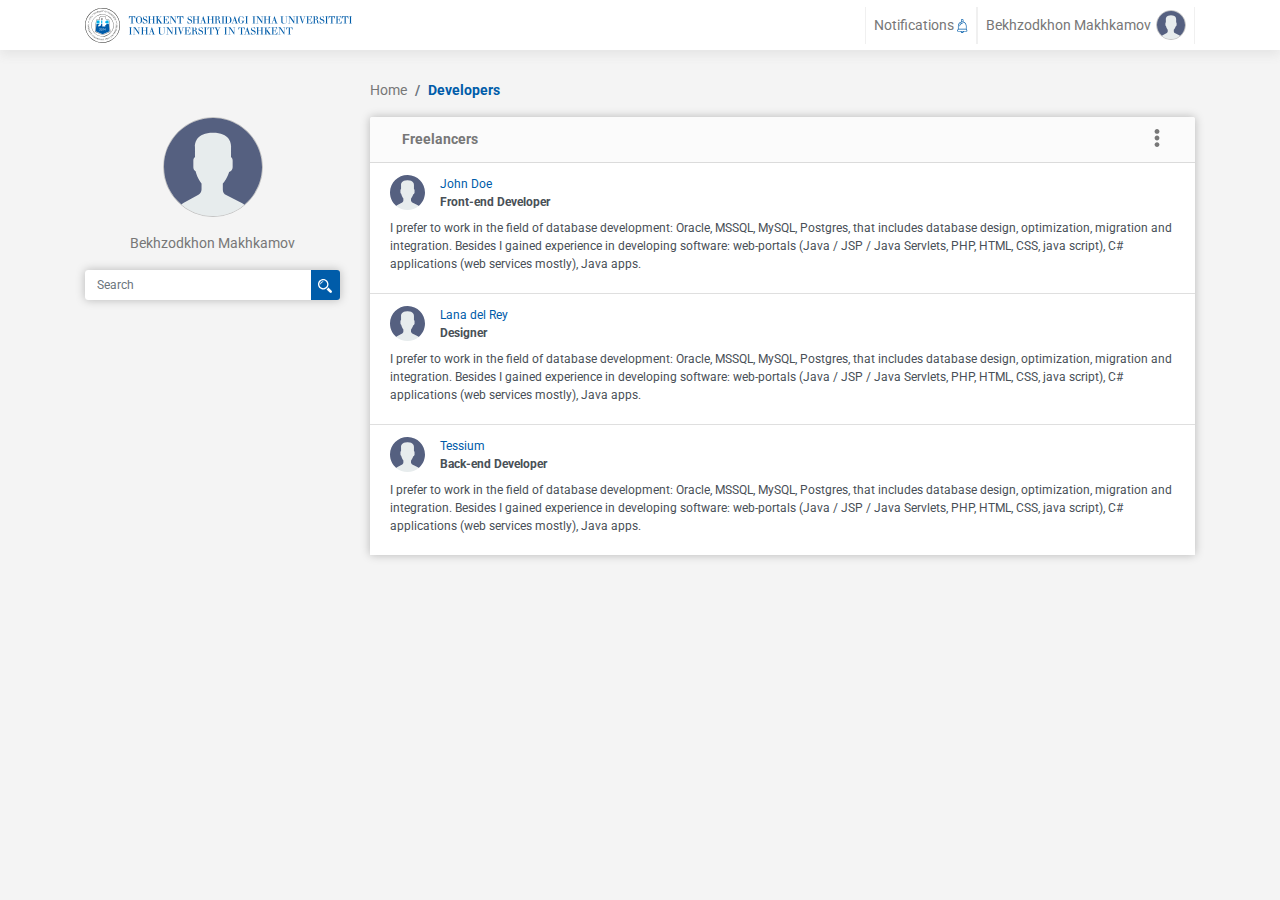
<file: index.html>
<!DOCTYPE html>
<html lang="en">
<head>
  <meta charset="UTF-8">
  <meta name="viewport" content="width=device-width, initial-scale=1.0">
  <meta http-equiv="X-UA-Compatible" content="ie=edge">
  <title>IutJobs</title>
  <link rel="shortcut icon" href="data/img/logo_mini.png">
  <link rel="stylesheet" href="https://maxcdn.bootstrapcdn.com/bootstrap/4.3.1/css/bootstrap.min.css">
  <link rel="stylesheet" href="data/css/style.css">
  <script src="https://ajax.googleapis.com/ajax/libs/jquery/3.4.0/jquery.min.js"></script>
  <script src="https://cdnjs.cloudflare.com/ajax/libs/popper.js/1.14.7/umd/popper.min.js"></script>
  <script src="https://maxcdn.bootstrapcdn.com/bootstrap/4.3.1/js/bootstrap.min.js"></script>
</head>
<body>
  <nav class="navbar navbar-expand-sm mainNav">
    <div class="container">
      <!-- Brand -->
      <a class="navbar-brand" href="#">
        <img src="data/img/logo.svg" class="logo" alt="logo">
      </a>
    
      <!-- Links -->
      <ul class="navbar-nav ml-auto">
        <li class="nav-item dropdown">
          <a class="nav-link" href="#" id="navbardrop" data-toggle="dropdown">
              <span> Notifications </span> <img src="data/img/notifyItem.svg" alt="">
          </a>
          <div class="dropdown-menu">
            <a class="dropdown-item" href="#">
              <div class="dropdownImg"><img src="data/img/user.svg" alt=""></div>
              <div class="dropdownContent">
                <p class="dropdownContentTitle">Bekhzodkhon Makhkamov</p>
                <p class="dropdownContentDesc">is interested in your project <br> <span>project title</span> </p>
              </div>
            </a>
            <a class="dropdown-item" href="#">
              <div class="dropdownImg"><img src="data/img/user.svg" alt=""></div>
              <div class="dropdownContent">
                <p class="dropdownContentTitle">Bekhzodkhon Makhkamov</p>
                <p class="dropdownContentDesc">is interested in your project <br> <span>project title</span> </p>
              </div>
            </a>
            <a class="dropdown-item" href="#">
              <div class="dropdownImg"><img src="data/img/user.svg" alt=""></div>
              <div class="dropdownContent">
                <p class="dropdownContentTitle">Bekhzodkhon Makhkamov</p>
                <p class="dropdownContentDesc">is interested in your project <br> <span>project title</span> </p>
              </div>
            </a>
            <div class="viewall-btn">
              <a href="" >view all</a>
            </div>
          </div>
        </li>
        <li class="nav-item user-item dropdown">
          <a class="nav-link" href="#" id="navbardrop" data-toggle="dropdown"> 
            <span> Bekhzodkhon Makhkamov </span> 
            <div class="userImg">
              <img src="data/img/user.svg" alt="">
            </div>
          </a>
          <div class="dropdown-menu userDropdown">
            <a class="dropdown-item" href="#">
              Profile
            </a>
            <a class="dropdown-item" href="#">
              Dashboard
            </a>
            <a class="dropdown-item" href="#">
              Log out
            </a>
          </div>
        </li>
      </ul>
    </div>
  </nav>

  <div class="container client">
    <div class="row">
      <div class="col-md-6 offset-md-3">
        <ul class="breadcrumb">
          <li class="breadcrumb-item"><a href="#">Home</a></li>
          <li class="breadcrumb-item active">Developers</li>
        </ul>
      </div>
    </div>
    <div class="row">
      <div class="col-md-3 clientInfo">
        <div class="UserImage">
          <img src="data/img/user.svg" alt="">
        </div>
        <p class="my-3">Bekhzodkhon Makhkamov</p>
        <form action="">
          <div class="input-group mb-3 search-input">
            <input type="text" class="form-control" placeholder="Search" id="filter" value="">
            <div class="input-group-append">
              <button type="button" class="search-btn"><img src="data/img/magnifier.svg" alt=""></button> 
            </div>
          </div>
          <span id="filter-count"></span>
        </form>
      </div>
      <div class="col-md-9">
        <div class="card">
          <div class="card-header">
            Freelancers

            <button type="button" class="threeDots dropdown" data-toggle="dropdown" aria-label="Left Align">
            </button>

            <div class="dropdown-menu" id="filterOptions">
              <a href="" class="all">
                All
              </a>
              <a class="front-end" href="#">
                Front-end Dev
              </a>
              <a class="back-end" href="#">
                Back-end Dev
              </a>
              <a class="designer" href="#">
                Designer
              </a>
            </div>
          </div>
          <div class="card-body nopadding" id="ourHolder">
            <div class="list-group list-group-flush">
              <a href="personal.html" class="list-group-item list-group-item-action front-end">
                <div class="userTitle">
                  <img width="35" src="data/img/user.svg" class="userImg" alt="">
                  <p class="userName">John Doe</p> 
                  <p class="userCategory">Front-end Developer</p>
                </div>
                <p class="userInfo">I prefer to work in the field of database development: Oracle, MSSQL, MySQL, Postgres, that includes database design, optimization, migration and integration. Besides I gained experience in developing software: web-portals (Java / JSP / Java Servlets, PHP, HTML, CSS, java script), C# applications (web services mostly), Java apps.</p>
              </a>
              <a href="personal.html" class="list-group-item list-group-item-action designer">
                <div class="userTitle">
                  <img width="35" src="data/img/user.svg" class="userImg" alt="">
                  <p class="userName">Lana del Rey</p> 
                  <p class="userCategory">Designer</p>
                </div>
                <p class="userInfo">I prefer to work in the field of database development: Oracle, MSSQL, MySQL, Postgres, that includes database design, optimization, migration and integration. Besides I gained experience in developing software: web-portals (Java / JSP / Java Servlets, PHP, HTML, CSS, java script), C# applications (web services mostly), Java apps.</p>
              </a>
              <a href="personal.html" class="list-group-item list-group-item-action back-end">
                <div class="userTitle">
                  <img width="35" src="data/img/user.svg" class="userImg" alt="">
                  <p class="userName">Tessium</p> 
                  <p class="userCategory">Back-end Developer</p>
                </div>
                <p class="userInfo">I prefer to work in the field of database development: Oracle, MSSQL, MySQL, Postgres, that includes database design, optimization, migration and integration. Besides I gained experience in developing software: web-portals (Java / JSP / Java Servlets, PHP, HTML, CSS, java script), C# applications (web services mostly), Java apps.</p>
              </a>
            </div>
          </div> 
        </div>
      </div>
    </div>
  </div>
  <script src="data/js/index.js"></script>
  
</body>
</html>
</file>
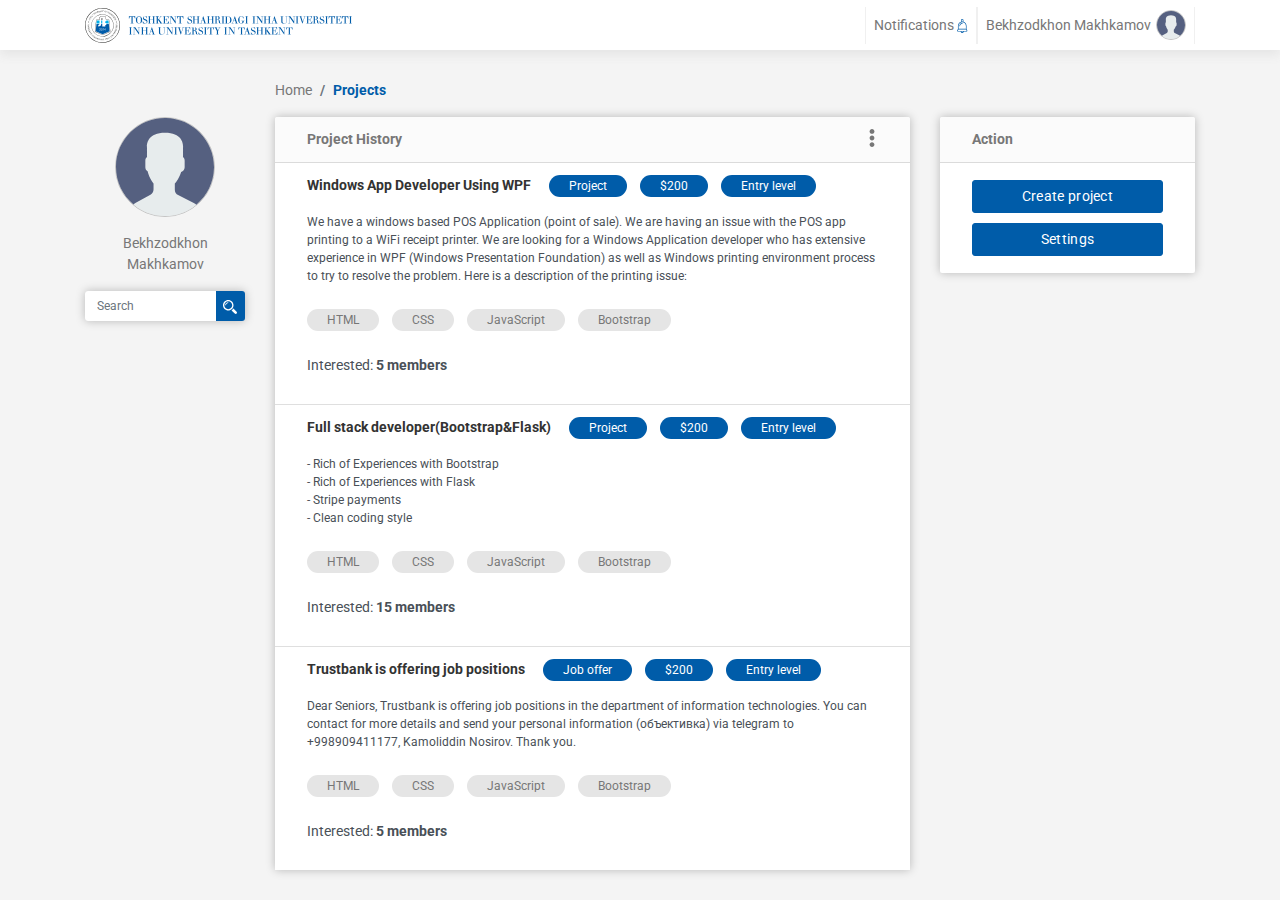
<file: dashboard.html>
<!DOCTYPE html>
<html lang="en">
<head>
  <meta charset="UTF-8">
  <meta name="viewport" content="width=device-width, initial-scale=1.0">
  <meta http-equiv="X-UA-Compatible" content="ie=edge">
  <title>IutJobs</title>
  <link rel="shortcut icon" href="data/img/logo_mini.png">
  <link rel="stylesheet" href="https://maxcdn.bootstrapcdn.com/bootstrap/4.3.1/css/bootstrap.min.css">
  <link rel="stylesheet" href="data/css/style.css">
  <script src="https://ajax.googleapis.com/ajax/libs/jquery/3.4.0/jquery.min.js"></script>
  <script src="https://cdnjs.cloudflare.com/ajax/libs/popper.js/1.14.7/umd/popper.min.js"></script>
  <script src="https://maxcdn.bootstrapcdn.com/bootstrap/4.3.1/js/bootstrap.min.js"></script>
</head>
<body>
  <nav class="navbar navbar-expand-sm mainNav">
    <div class="container">
      <!-- Brand -->
      <a class="navbar-brand" href="#">
        <img src="data/img/logo.svg" class="logo" alt="logo">
      </a>
    
      <!-- Links -->
      <ul class="navbar-nav ml-auto">
        <li class="nav-item dropdown">
          <a class="nav-link" href="#" id="navbardrop" data-toggle="dropdown">
              <span> Notifications </span> <img src="data/img/notifyItem.svg" alt="">
          </a>
          <div class="dropdown-menu">
            <a class="dropdown-item" href="#">
              <div class="dropdownImg"><img src="data/img/user.svg" alt=""></div>
              <div class="dropdownContent">
                <p class="dropdownContentTitle">Bekhzodkhon Makhkamov</p>
                <p class="dropdownContentDesc">is interested in your project <br> <span>project title</span> </p>
              </div>
            </a>
            <a class="dropdown-item" href="#">
              <div class="dropdownImg"><img src="data/img/user.svg" alt=""></div>
              <div class="dropdownContent">
                <p class="dropdownContentTitle">Bekhzodkhon Makhkamov</p>
                <p class="dropdownContentDesc">is interested in your project <br> <span>project title</span> </p>
              </div>
            </a>
            <a class="dropdown-item" href="#">
              <div class="dropdownImg"><img src="data/img/user.svg" alt=""></div>
              <div class="dropdownContent">
                <p class="dropdownContentTitle">Bekhzodkhon Makhkamov</p>
                <p class="dropdownContentDesc">is interested in your project <br> <span>project title</span> </p>
              </div>
            </a>
            <div class="viewall-btn">
              <a href="" >view all</a>
            </div>
          </div>
        </li>
        <li class="nav-item user-item dropdown">
          <a class="nav-link" href="#" id="navbardrop" data-toggle="dropdown"> 
            <span> Bekhzodkhon Makhkamov </span> 
            <div class="userImg">
              <img src="data/img/user.svg" alt="">
            </div>
          </a>
          <div class="dropdown-menu userDropdown">
            <a class="dropdown-item" href="#">
              Profile
            </a>
            <a class="dropdown-item" href="#">
              Dashboard
            </a>
            <a class="dropdown-item" href="#">
              Log out
            </a>
          </div>
        </li>
      </ul>
    </div>
  </nav>

  <div class="container client">
    <div class="row">
      <div class="col-md-6 offset-md-2">
        <ul class="breadcrumb">
          <li class="breadcrumb-item"><a href="#">Home</a></li>
          <li class="breadcrumb-item active">Projects</li>
        </ul>
      </div>
    </div>
    <div class="row">
      <div class="col-md-2 clientInfo">
        <div class="UserImage">
          <img src="data/img/user.svg" alt="">
        </div>
        <p class="my-3">Bekhzodkhon Makhkamov</p>
        <form action="">
          <div class="input-group mb-3 search-input">
            <input type="text" class="form-control" placeholder="Search" id="filter" value="">
            <div class="input-group-append">
              <button type="button" class="search-btn"><img src="data/img/magnifier.svg" alt=""></button> 
            </div>
          </div>
          <span id="filter-count"></span>
        </form>
      </div>
      <div class="col-md-7">
        <div class="card mb-4">
          <div class="card-header">
            Project History

            <button type="button" class="threeDots dropdown" data-toggle="dropdown" aria-label="Left Align">
            </button>

            <div class="dropdown-menu" id="filterOptions">
              <a href="" class="all">
                All
              </a>
              <a class="front-end" href="#">
                Front-end Dev
              </a>
              <a class="back-end" href="#">
                Back-end Dev
              </a>
              <a class="designer" href="#">
                Designer
              </a>
            </div>
          </div>
          <div class="card-body nopadding projectList" id="ourHolder">
            <div class="list-group list-group-flush">
              <a href="projectHistoryDetail.html" class="list-group-item list-group-item-action front-end">
                <div class="projectHeader mb-3">
                  <ul>
                    <li class="title">Windows App Developer Using WPF</li>
                    <li>Project</li>
                    <li>$200</li>
                    <li>Entry level</li>
                  </ul>
                </div>
                <p class="userInfo mb-4">
                    We have a windows based POS Application (point of sale). We are having an issue with the POS app printing to a WiFi receipt printer.  We are looking for a Windows Application developer who has extensive experience in WPF (Windows Presentation Foundation) as well as Windows printing environment process to try to resolve the problem.  Here is a description of the printing issue:  
                </p>
                <div>
                  <ul class="techInfo">
                    <li>HTML</li>
                    <li>CSS</li>
                    <li>JavaScript</li>
                    <li>Bootstrap</li>
                  </ul>
                </div>
                <p class="mt-4">Interested: <strong>5 members</strong></p>
              </a>
              <a href="projectHistoryDetail.html" class="list-group-item list-group-item-action front-end">
                <div class="projectHeader mb-3">
                  <ul>
                    <li class="title">Full stack developer(Bootstrap&Flask)</li>
                    <li>Project</li>
                    <li>$200</li>
                    <li>Entry level</li>
                  </ul>
                </div>
                <p class="userInfo mb-4">
                  - Rich of Experiences with Bootstrap <br>
                  - Rich of Experiences with Flask <br>
                  - Stripe payments <br>
                  - Clean coding style <br>
                </p>
                <div>
                  <ul class="techInfo">
                    <li>HTML</li>
                    <li>CSS</li>
                    <li>JavaScript</li>
                    <li>Bootstrap</li>
                  </ul>
                </div>
                <p class="mt-4">Interested: <strong>15 members</strong></p>
              </a>
              <a href="projectHistoryDetail.html" class="list-group-item list-group-item-action front-end">
                <div class="projectHeader mb-3">
                  <ul>
                    <li class="title">Trustbank is offering job positions</li>
                    <li>Job offer</li>
                    <li>$200</li>
                    <li>Entry level</li>
                  </ul>
                </div>
                <p class="userInfo mb-4">
                  Dear Seniors, Trustbank is offering job positions in the department of information technologies. 
                  You can contact for more details and send your personal information (объективка) via telegram to +998909411177, 
                  Kamoliddin Nosirov. 
                  Thank you.
                </p>
                <div>
                  <ul class="techInfo">
                    <li>HTML</li>
                    <li>CSS</li>
                    <li>JavaScript</li>
                    <li>Bootstrap</li>
                  </ul>
                </div>
                <p class="mt-4">Interested: <strong>5 members</strong></p>
              </a>
            </div>
          </div> 
        </div>
      </div>
      <div class="col-md-3">
        <div class="card mb-4">
          <div class="card-header">
            Action
          </div>
          <div class="card-body text-center">
            <button class="main-btn action-btns">Create project</button>
            <button class="main-btn action-btns">Settings</button>
          </div>
        </div>
      </div>
    </div>
  </div>
  <script src="data/js/index.js"></script>
</body>
</html>
</file>
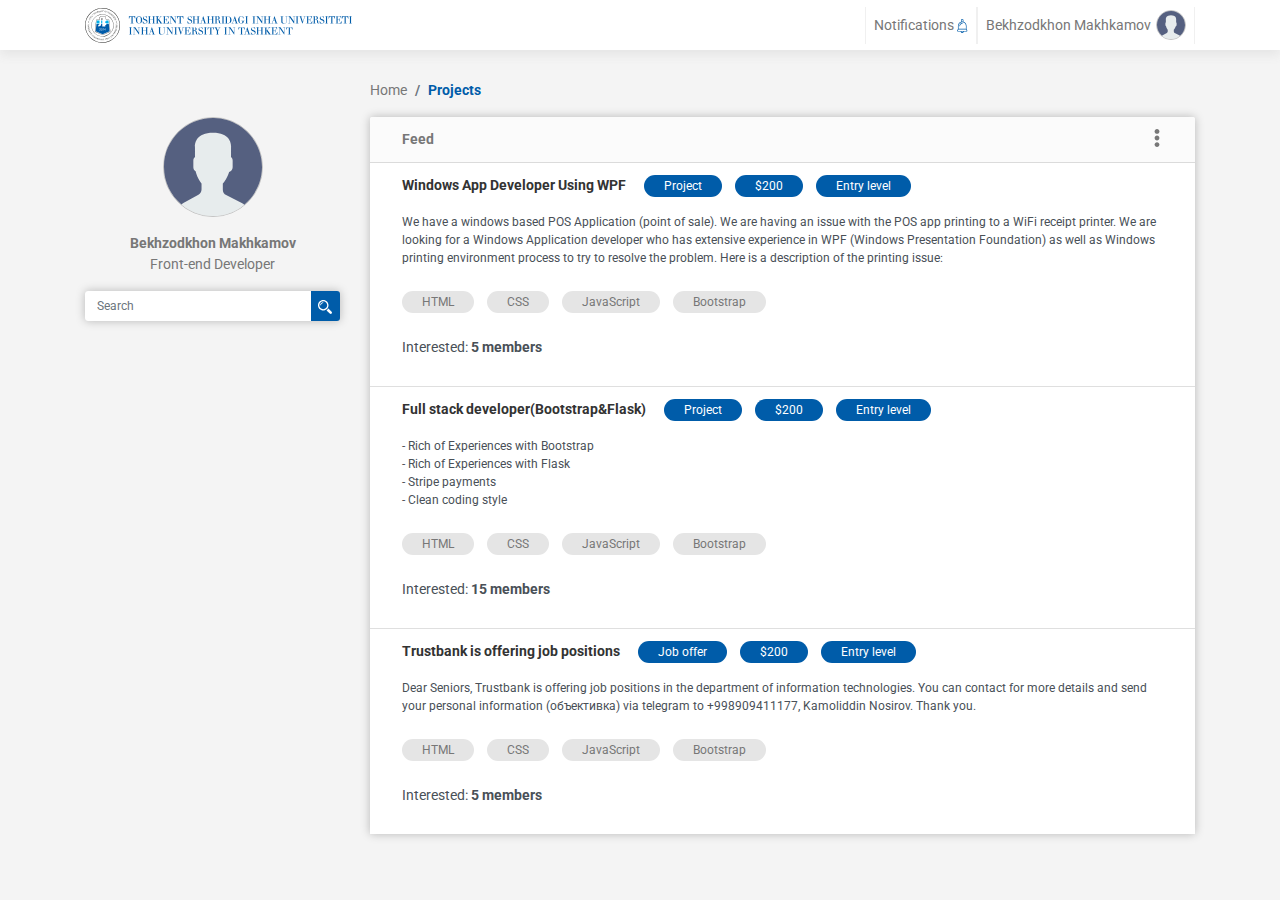
<file: dev.html>
<!DOCTYPE html>
<html lang="en">
<head>
  <meta charset="UTF-8">
  <meta name="viewport" content="width=device-width, initial-scale=1.0">
  <meta http-equiv="X-UA-Compatible" content="ie=edge">
  <title>IutJobs</title>
  <link rel="shortcut icon" href="data/img/logo_mini.png">
  <link rel="stylesheet" href="https://maxcdn.bootstrapcdn.com/bootstrap/4.3.1/css/bootstrap.min.css">
  <link rel="stylesheet" href="data/css/style.css">
  <script src="https://ajax.googleapis.com/ajax/libs/jquery/3.4.0/jquery.min.js"></script>
  <script src="https://cdnjs.cloudflare.com/ajax/libs/popper.js/1.14.7/umd/popper.min.js"></script>
  <script src="https://maxcdn.bootstrapcdn.com/bootstrap/4.3.1/js/bootstrap.min.js"></script>
</head>
<body>
  <nav class="navbar navbar-expand-sm mainNav">
    <div class="container">
      <!-- Brand -->
      <a class="navbar-brand" href="#">
        <img src="data/img/logo.svg" class="logo" alt="logo">
      </a>
    
      <!-- Links -->
      <ul class="navbar-nav ml-auto">
        <li class="nav-item dropdown">
          <a class="nav-link" href="#" id="navbardrop" data-toggle="dropdown">
              <span> Notifications </span> <img src="data/img/notifyItem.svg" alt="">
          </a>
          <div class="dropdown-menu">
            <a class="dropdown-item" href="#">
              <div class="dropdownImg"><img src="data/img/user.svg" alt=""></div>
              <div class="dropdownContent">
                <p class="dropdownContentTitle">Bekhzodkhon Makhkamov</p>
                <p class="dropdownContentDesc">is interested in your project <br> <span>project title</span> </p>
              </div>
            </a>
            <a class="dropdown-item" href="#">
              <div class="dropdownImg"><img src="data/img/user.svg" alt=""></div>
              <div class="dropdownContent">
                <p class="dropdownContentTitle">Bekhzodkhon Makhkamov</p>
                <p class="dropdownContentDesc">is interested in your project <br> <span>project title</span> </p>
              </div>
            </a>
            <a class="dropdown-item" href="#">
              <div class="dropdownImg"><img src="data/img/user.svg" alt=""></div>
              <div class="dropdownContent">
                <p class="dropdownContentTitle">Bekhzodkhon Makhkamov</p>
                <p class="dropdownContentDesc">is interested in your project <br> <span>project title</span> </p>
              </div>
            </a>
            <div class="viewall-btn">
              <a href="" >view all</a>
            </div>
          </div>
        </li>
        <li class="nav-item user-item dropdown">
          <a class="nav-link" href="#" id="navbardrop" data-toggle="dropdown"> 
            <span> Bekhzodkhon Makhkamov </span> 
            <div class="userImg">
              <img src="data/img/user.svg" alt="">
            </div>
          </a>
          <div class="dropdown-menu userDropdown">
            <a class="dropdown-item" href="#">
              Profile
            </a>
            <a class="dropdown-item" href="#">
              Dashboard
            </a>
            <a class="dropdown-item" href="#">
              Log out
            </a>
          </div>
        </li>
      </ul>
    </div>
  </nav>

  <div class="container client">
    <div class="row">
      <div class="col-md-6 offset-md-3">
        <ul class="breadcrumb">
          <li class="breadcrumb-item"><a href="#">Home</a></li>
          <li class="breadcrumb-item active">Projects</li>
        </ul>
      </div>
    </div>
    <div class="row">
      <div class="col-md-3 clientInfo">
        <div class="UserImage">
          <img src="data/img/user.svg" alt="">
        </div>
        <p class="mt-3"><strong> Bekhzodkhon Makhkamov</strong></p>
        <p class="mb-3">Front-end Developer</p>
        <form action="">
          <div class="input-group mb-3 search-input">
            <input type="text" class="form-control" placeholder="Search" id="filter" value="">
            <div class="input-group-append">
              <button type="button" class="search-btn"><img src="data/img/magnifier.svg" alt=""></button> 
            </div>
          </div>
          <span id="filter-count"></span>
        </form>
      </div>
      <div class="col-md-9">
        <div class="card mb-4">
          <div class="card-header">
            Feed

            <button type="button" class="threeDots dropdown" data-toggle="dropdown" aria-label="Left Align">
            </button>

            <div class="dropdown-menu" id="filterOptions">
              <a href="" class="all">
                All
              </a>
              <a class="front-end" href="#">
                Front-end Dev
              </a>
              <a class="back-end" href="#">
                Back-end Dev
              </a>
              <a class="designer" href="#">
                Designer
              </a>
            </div>
          </div>
          <div class="card-body nopadding projectList" id="ourHolder">
            <div class="list-group list-group-flush">
              <a href="project.html" class="list-group-item list-group-item-action front-end">
                <div class="projectHeader mb-3">
                  <ul>
                    <li class="title">Windows App Developer Using WPF</li>
                    <li>Project</li>
                    <li>$200</li>
                    <li>Entry level</li>
                  </ul>
                </div>
                <p class="userInfo mb-4">
                    We have a windows based POS Application (point of sale). We are having an issue with the POS app printing to a WiFi receipt printer.  We are looking for a Windows Application developer who has extensive experience in WPF (Windows Presentation Foundation) as well as Windows printing environment process to try to resolve the problem.  Here is a description of the printing issue:  
                </p>
                <div>
                  <ul class="techInfo">
                    <li>HTML</li>
                    <li>CSS</li>
                    <li>JavaScript</li>
                    <li>Bootstrap</li>
                  </ul>
                </div>
                <p class="mt-4">Interested: <strong>5 members</strong></p>
              </a>
              <a href="project.html" class="list-group-item list-group-item-action front-end">
                <div class="projectHeader mb-3">
                  <ul>
                    <li class="title">Full stack developer(Bootstrap&Flask)</li>
                    <li>Project</li>
                    <li>$200</li>
                    <li>Entry level</li>
                  </ul>
                </div>
                <p class="userInfo mb-4">
                  - Rich of Experiences with Bootstrap <br>
                  - Rich of Experiences with Flask <br>
                  - Stripe payments <br>
                  - Clean coding style <br>
                </p>
                <div>
                  <ul class="techInfo">
                    <li>HTML</li>
                    <li>CSS</li>
                    <li>JavaScript</li>
                    <li>Bootstrap</li>
                  </ul>
                </div>
                <p class="mt-4">Interested: <strong>15 members</strong></p>
              </a>
              <a href="project.html" class="list-group-item list-group-item-action front-end">
                <div class="projectHeader mb-3">
                  <ul>
                    <li class="title">Trustbank is offering job positions</li>
                    <li>Job offer</li>
                    <li>$200</li>
                    <li>Entry level</li>
                  </ul>
                </div>
                <p class="userInfo mb-4">
                  Dear Seniors, Trustbank is offering job positions in the department of information technologies. 
                  You can contact for more details and send your personal information (объективка) via telegram to +998909411177, 
                  Kamoliddin Nosirov. 
                  Thank you.
                </p>
                <div>
                  <ul class="techInfo">
                    <li>HTML</li>
                    <li>CSS</li>
                    <li>JavaScript</li>
                    <li>Bootstrap</li>
                  </ul>
                </div>
                <p class="mt-4">Interested: <strong>5 members</strong></p>
              </a>
            </div>
          </div> 
        </div>
      </div>
    </div>
  </div>
  <script src="data/js/index.js"></script>
</body>
</html>
</file>
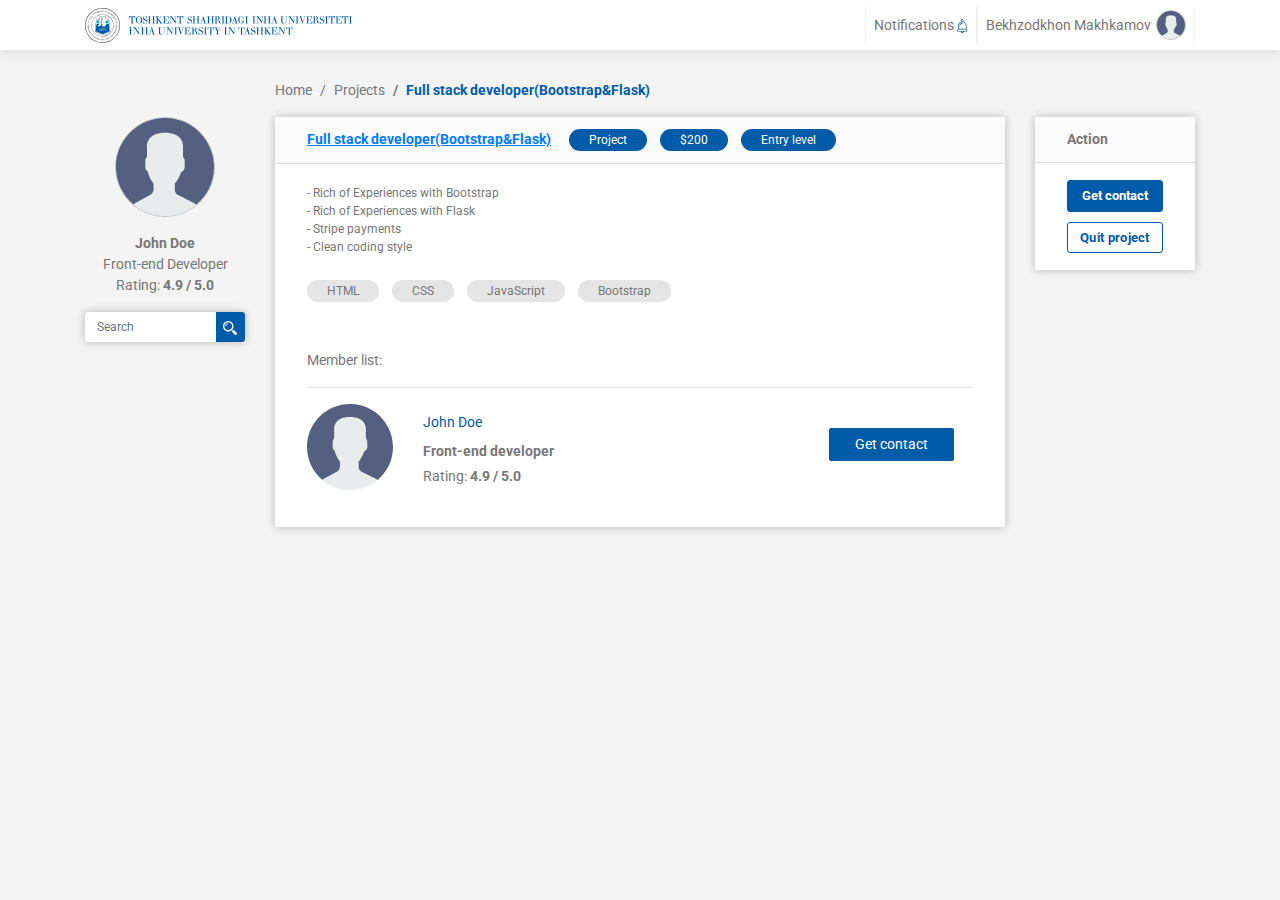
<file: devProjectHistoryDetail.html>
<!DOCTYPE html>
<html lang="en">
<head>
  <meta charset="UTF-8">
  <meta name="viewport" content="width=device-width, initial-scale=1.0">
  <meta http-equiv="X-UA-Compatible" content="ie=edge">
  <title>IutJobs</title>
  <link rel="shortcut icon" href="data/img/logo_mini.png">
  <link rel="stylesheet" href="https://maxcdn.bootstrapcdn.com/bootstrap/4.3.1/css/bootstrap.min.css">
  <link rel="stylesheet" href="data/css/style.css">
  <script src="https://ajax.googleapis.com/ajax/libs/jquery/3.4.0/jquery.min.js"></script>
  <script src="https://cdnjs.cloudflare.com/ajax/libs/popper.js/1.14.7/umd/popper.min.js"></script>
  <script src="https://maxcdn.bootstrapcdn.com/bootstrap/4.3.1/js/bootstrap.min.js"></script>
</head>
<body>
  <nav class="navbar navbar-expand-sm mainNav">
    <div class="container">
      <!-- Brand -->
      <a class="navbar-brand" href="#">
        <img src="data/img/logo.svg" class="logo" alt="logo">
      </a>
    
      <!-- Links -->
      <ul class="navbar-nav ml-auto">
        <li class="nav-item dropdown">
          <a class="nav-link" href="#" id="navbardrop" data-toggle="dropdown">
              <span> Notifications </span> <img src="data/img/notifyItem.svg" alt="">
          </a>
          <div class="dropdown-menu">
            <a class="dropdown-item" href="#">
              <div class="dropdownImg"><img src="data/img/user.svg" alt=""></div>
              <div class="dropdownContent">
                <p class="dropdownContentTitle">Bekhzodkhon Makhkamov</p>
                <p class="dropdownContentDesc">is interested in your project <br> <span>project title</span> </p>
              </div>
            </a>
            <a class="dropdown-item" href="#">
              <div class="dropdownImg"><img src="data/img/user.svg" alt=""></div>
              <div class="dropdownContent">
                <p class="dropdownContentTitle">Bekhzodkhon Makhkamov</p>
                <p class="dropdownContentDesc">is interested in your project <br> <span>project title</span> </p>
              </div>
            </a>
            <a class="dropdown-item" href="#">
              <div class="dropdownImg"><img src="data/img/user.svg" alt=""></div>
              <div class="dropdownContent">
                <p class="dropdownContentTitle">Bekhzodkhon Makhkamov</p>
                <p class="dropdownContentDesc">is interested in your project <br> <span>project title</span> </p>
              </div>
            </a>
            <div class="viewall-btn">
              <a href="" >view all</a>
            </div>
          </div>
        </li>
        <li class="nav-item user-item dropdown">
          <a class="nav-link" href="#" id="navbardrop" data-toggle="dropdown"> 
            <span> Bekhzodkhon Makhkamov </span> 
            <div class="userImg">
              <img src="data/img/user.svg" alt="">
            </div>
          </a>
          <div class="dropdown-menu userDropdown">
            <a class="dropdown-item" href="#">
              Profile
            </a>
            <a class="dropdown-item" href="#">
              Dashboard
            </a>
            <a class="dropdown-item" href="#">
              Log out
            </a>
          </div>
        </li>
      </ul>
    </div>
  </nav>

  <div class="container client personal mb-4">
    <div class="row">
      <div class="col-md-6 offset-md-2">
        <ul class="breadcrumb">
          <li class="breadcrumb-item"><a href="#">Home</a></li>
          <li class="breadcrumb-item"><a href="#">Projects</a></li>
          <li class="breadcrumb-item active">Full stack developer(Bootstrap&Flask)</li>
        </ul>
      </div>
    </div>
    <div class="row">
      <div class="col-md-2 clientInfo">
        <div class="UserImage">
          <img src="data/img/user.svg" alt="">
        </div>
        <div class="my-3">
          <p>John Doe</p>
          <p>Front-end Developer</p>
          <p>Rating: <strong>4.9 / 5.0</strong></p>
        </div>
        <form action="">
          <div class="input-group mb-3 search-input">
            <input type="text" class="form-control" placeholder="Search" id="filterPersonal" value="">
            <div class="input-group-append">
              <button type="button" class="search-btn"><img src="data/img/magnifier.svg" alt=""></button> 
            </div>
          </div>
          <span id="filter-count"></span>
        </form>
      </div>
      <div class="col-md-8">
        <div class="card">
          <div class="card-header card-center">
            <div class="projectHeader">
              <ul>
                <li class="title"><a href="">Full stack developer(Bootstrap&Flask)</a> </li>
                <li>Project</li>
                <li>$200</li>
                <li>Entry level</li>
              </ul>
            </div>
          </div>
          <div class="card-body personalInfo">
            <p class="userInfo mb-4">
              - Rich of Experiences with Bootstrap <br>
              - Rich of Experiences with Flask <br>
              - Stripe payments <br>
              - Clean coding style <br>
            </p>
            <div>
              <ul class="techInfo">
                <li>HTML</li>
                <li>CSS</li>
                <li>JavaScript</li>
                <li>Bootstrap</li>
              </ul>
            </div>
            <p class="mt-5">Member list: </p>
            <hr>
            <div class="row memberlist mb-4">
              <div class="col-md-2 col-sm-3 col-xs-3">
                <img src="data/img/user.svg" alt="">
              </div>
              <div class="col-md-7 col-sm-6 col-xs-6">
                <p class="marked my-2">John Doe</p>
                <p class="my-1"><strong>Front-end developer</strong></p>
                <p class="my-1">Rating: <strong> 4.9 / 5.0</strong></p>
              </div>
              <div class="col-md-3 col-sm-3 col-xs-3">
                <button class="getContact my-4" data-toggle="modal" data-target="#getContact">Get contact</button>
              </div>
            </div>
          </div> 
        </div>
      </div>
      <div class="col-md-2">
        <div class="card card-right">
          <div class="card-header">
            Action
          </div>
          <div class="card-body projectHistory">
            <button class="hire-btn" data-toggle="modal" data-target="#getContact">Get contact</button>
            <button class="outline-danger-btn">Quit project</button>
          </div>
        </div>
      </div>
    </div>
  </div>

  <!-- The Get contact Modal -->
  <div class="modal fade myModal" id="getContact">
    <div class="modal-dialog modal-sm modal-dialog-centered">
      <div class="modal-content">
  
        <!-- Modal Header -->
        <div class="modal-header">
          <h4 class="modal-title">Get contact</h4>
          <button type="button" class="close" data-dismiss="modal">&times;</button>
        </div>
  
        <!-- Modal body -->
        <div class="modal-body mx-3">
          <p class="text-left">
            <img src="data/img/mail.svg" alt="mail"> <span class="mx-2"> j.doe@student.inha.uz</span>
          </p>
          <p class="text-left">
            <img src="data/img/phone.svg" alt="mail"> <span class="mx-2"> +998 90 000 00 00</span>
          </p>
          <p class="text-left">
            <img src="data/img/telegram.svg" alt="mail"> <span class="mx-2"> @johndoe</span>
          </p>
        </div>
  
        <!-- Modal footer -->
        <div class="text-center mb-3">
          <button type="button" class="btn" data-dismiss="modal">Close</button>
        </div>
  
      </div>
    </div>
  </div>
  <script src="data/js/index.js"></script>
</body>
</html>
</file>
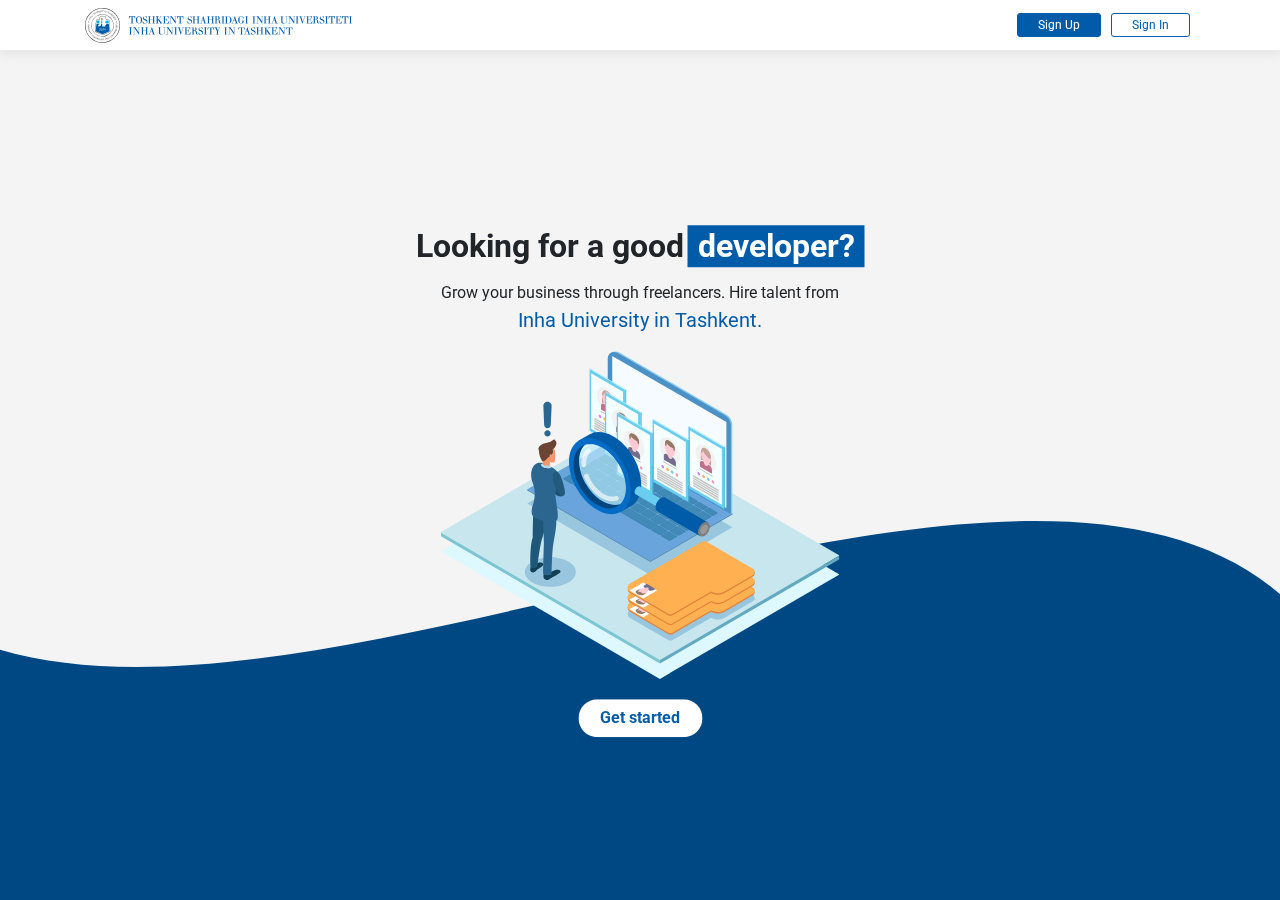
<file: landing.html>
<!DOCTYPE html>
<html lang="en">
<head>
  <meta charset="UTF-8">
  <meta name="viewport" content="width=device-width, initial-scale=1.0">
  <meta http-equiv="X-UA-Compatible" content="ie=edge">
  <title>IutJobs</title>
  <link rel="shortcut icon" href="data/img/logo_mini.png">
  <link rel="stylesheet" href="https://maxcdn.bootstrapcdn.com/bootstrap/4.3.1/css/bootstrap.min.css">
  <link rel="stylesheet" href="data/css/style.css">
  <script src="https://ajax.googleapis.com/ajax/libs/jquery/3.4.0/jquery.min.js"></script>
  <script src="https://cdnjs.cloudflare.com/ajax/libs/popper.js/1.14.7/umd/popper.min.js"></script>
  <script src="https://maxcdn.bootstrapcdn.com/bootstrap/4.3.1/js/bootstrap.min.js"></script>
</head>
<body>
  <nav class="navbar navbar-expand-sm mainNav fixed-top landing">
    <div class="container">
      <!-- Brand -->
      <a class="navbar-brand" href="#">
        <img src="data/img/logo.svg" class="logo" alt="logo">
      </a>
    
      <!-- Links -->
      <ul class="navbar-nav ml-auto ">
        <li class="nav-item">
          <a class="nav-link sign" href="" data-toggle="modal" data-target="#signUp">
            sign up
          </a>
        </li>
        <li class="nav-item">
          <a href="" class="nav-link login" data-toggle="modal" data-target="#signIn"> 
            Sign in
          </a>
        </li>
      </ul>
    </div>
  </nav>

  <div class="container-fluid landing-main">
    <div class="row pt-4">
      <div class="col-md-12" style="position: relative">
        <center>
          <div class="centered">
            <h2 class="pt-5 pb-3 text-center"><strong> Looking for a good </strong></h2> <h2 class="marked"> <strong> developer? </strong></h2>
            <p>
                Grow your business through freelancers. Hire talent from <span> Inha University in Tashkent.</span>
            </p>
            <div>
              <img src="data/img/bodyImg.svg" alt="">
            </div>
            <div>
              <button data-toggle="modal" data-target="#signIn">Get started</button>
            </div>
          </div>
        </center>
      </div>
    </div>
  </div>
  <!-- The Sign In Modal -->
  <div class="modal fade myModal" id="signIn">
    <div class="modal-dialog modal-md modal-dialog-centered">
      <div class="modal-content">
  
        <!-- Modal Header -->
        <div class="modal-header">
          <h3>Sign in</h3>
          <button type="button" class="close" data-dismiss="modal">&times;</button>
        </div>
  
        <!-- Modal body -->
        <div class="modal-body mx-3">
          <form action="">
            <div class="row">
              <input type="text" placeholder="E-mail" class="form-control my-3">
              <input type="text" placeholder="Password" class="form-control">
            </div>
            <div class="row mt-4">
              <div class="col nopadding">
                <div class="d-flex justify-content-start">
                  <a href="" class="forgot">Forgot password?</a>
                </div>
              </div>
              <div class="col nopadding">
                <div class="d-flex justify-content-end">
                  <button type="button" class="main-btn" data-dismiss="modal">Sign in</button>
                </div>
              </div>
            </div>
          </form>
        </div>
  
        <!-- Modal footer -->
        <div class="text-center mb-3">
        </div>
  
      </div>
    </div>
  </div>

  <!-- The Sign Up Modal -->
  <div class="modal fade myModal" id="signUp">
    <div class="modal-dialog modal-md modal-dialog-centered">
      <div class="modal-content">
  
        <!-- Modal Header -->
        <div class="modal-header">
          <h3>Sign Up</h3>
          <button type="button" class="close" data-dismiss="modal">&times;</button>
        </div>
  
        <!-- Modal body -->
        <div class="modal-body mx-3">
          <form action="">
            <div class="row">
              <input type="text" placeholder="E-mail" class="form-control my-3">
              <input type="text" placeholder="Phone" class="form-control mb-3">
              <input type="text" placeholder="Password" class="form-control mb-3">
              <input type="text" placeholder="Confirm Password" class="form-control mb-3">
              <select name="" id="" class="form-control">
                <option value="" selected hidden disabled>Profile type</option>
                <option value="">Freelancer</option>
                <option value="">Client</option>
              </select>
            </div>
            <div class="row mt-4">
              <div class="col nopadding">
                <div class="d-flex justify-content-end">
                  <button type="button" class="main-btn" data-dismiss="modal">Sign Up</button>
                </div>
              </div>
            </div>
          </form>
        </div>
  
        <!-- Modal footer -->
        <div class="text-center mb-3">
        </div>
  
      </div>
    </div>
</div>

</body>
</html>
</file>
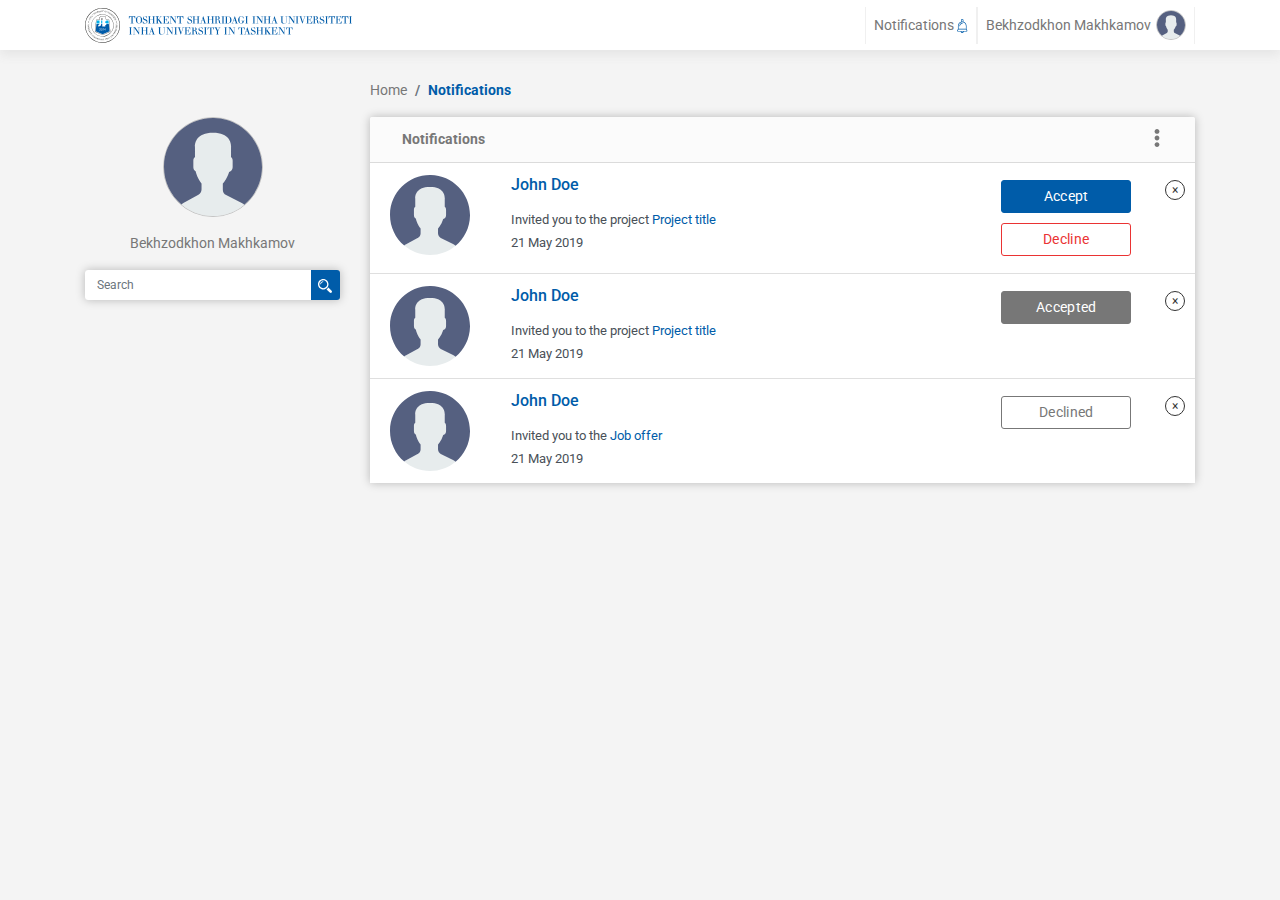
<file: notification.html>
<!DOCTYPE html>
<html lang="en">
<head>
  <meta charset="UTF-8">
  <meta name="viewport" content="width=device-width, initial-scale=1.0">
  <meta http-equiv="X-UA-Compatible" content="ie=edge">
  <title>IutJobs</title>
  <link rel="shortcut icon" href="data/img/logo_mini.png">
  <link rel="stylesheet" href="https://maxcdn.bootstrapcdn.com/bootstrap/4.3.1/css/bootstrap.min.css">
  <link rel="stylesheet" href="data/css/style.css">
  <script src="https://ajax.googleapis.com/ajax/libs/jquery/3.4.0/jquery.min.js"></script>
  <script src="https://cdnjs.cloudflare.com/ajax/libs/popper.js/1.14.7/umd/popper.min.js"></script>
  <script src="https://maxcdn.bootstrapcdn.com/bootstrap/4.3.1/js/bootstrap.min.js"></script>
</head>
<body>
  <nav class="navbar navbar-expand-sm mainNav">
    <div class="container">
      <!-- Brand -->
      <a class="navbar-brand" href="#">
        <img src="data/img/logo.svg" class="logo" alt="logo">
      </a>
    
      <!-- Links -->
      <ul class="navbar-nav ml-auto">
        <li class="nav-item dropdown">
          <a class="nav-link" href="#" id="navbardrop" data-toggle="dropdown">
              <span> Notifications </span> <img src="data/img/notifyItem.svg" alt="">
          </a>
          <div class="dropdown-menu">
            <a class="dropdown-item" href="#">
              <div class="dropdownImg"><img src="data/img/user.svg" alt=""></div>
              <div class="dropdownContent">
                <p class="dropdownContentTitle">Bekhzodkhon Makhkamov</p>
                <p class="dropdownContentDesc">is interested in your project <br> <span>project title</span> </p>
              </div>
            </a>
            <a class="dropdown-item" href="#">
              <div class="dropdownImg"><img src="data/img/user.svg" alt=""></div>
              <div class="dropdownContent">
                <p class="dropdownContentTitle">Bekhzodkhon Makhkamov</p>
                <p class="dropdownContentDesc">is interested in your project <br> <span>project title</span> </p>
              </div>
            </a>
            <a class="dropdown-item" href="#">
              <div class="dropdownImg"><img src="data/img/user.svg" alt=""></div>
              <div class="dropdownContent">
                <p class="dropdownContentTitle">Bekhzodkhon Makhkamov</p>
                <p class="dropdownContentDesc">is interested in your project <br> <span>project title</span> </p>
              </div>
            </a>
            <div class="viewall-btn">
              <a href="" >view all</a>
            </div>
          </div>
        </li>
        <li class="nav-item user-item dropdown">
          <a class="nav-link" href="#" id="navbardrop" data-toggle="dropdown"> 
            <span> Bekhzodkhon Makhkamov </span> 
            <div class="userImg">
              <img src="data/img/user.svg" alt="">
            </div>
          </a>
          <div class="dropdown-menu userDropdown">
            <a class="dropdown-item" href="#">
              Profile
            </a>
            <a class="dropdown-item" href="#">
              Dashboard
            </a>
            <a class="dropdown-item" href="#">
              Log out
            </a>
          </div>
        </li>
      </ul>
    </div>
  </nav>

  <div class="container client">
    <div class="row">
      <div class="col-md-6 offset-md-3">
        <ul class="breadcrumb">
          <li class="breadcrumb-item"><a href="#">Home</a></li>
          <li class="breadcrumb-item active">Notifications</li>
        </ul>
      </div>
    </div>
    <div class="row">
      <div class="col-md-3 clientInfo">
        <div class="UserImage">
          <img src="data/img/user.svg" alt="">
        </div>
        <p class="my-3">Bekhzodkhon Makhkamov</p>
        <form action="">
          <div class="input-group mb-3 search-input">
            <input type="text" class="form-control" placeholder="Search" id="filter" value="">
            <div class="input-group-append">
              <button type="button" class="search-btn"><img src="data/img/magnifier.svg" alt=""></button> 
            </div>
          </div>
          <span id="filter-count"></span>
        </form>
      </div>
      <div class="col-md-9 notifications">
        <div class="card">
          <div class="card-header">
              Notifications

            <button type="button" class="threeDots dropdown" data-toggle="dropdown" aria-label="Left Align">
            </button>

            <div class="dropdown-menu">
              <a href="" class="" style="color: #EA3333">
                Clear all
              </a>
            </div>
          </div>
          <div class="card-body nopadding">
            <div class="list-group list-group-flush">
              <li class="list-group-item list-group-item-action">
                <div class="row">
                  <div class="col-md-2 col-sm-2 col-xs-2">
                    <img src="data/img/user.svg" alt="">
                  </div>
                  <div class="nopadding col-md-7 col-sm-7 col-xs-7">
                    <h6 class="mb-3 marked">John Doe</h6>
                    <p>Invited you to the project <a href="" class="marked"> Project title </a></p>
                    <p>21 May 2019</p>
                  </div>
                  <div class="col-md-3 col-sm-3 col-xs-3">
                    <button class="main-btn" style="width: 130px">Accept</button>
                    <button class="outline-danger-btn">Decline</button>
                    <button class="clear-btn">&times</button>
                  </div>
                </div>
              </li>
              <li class="list-group-item list-group-item-action">
                <div class="row">
                  <div class="col-md-2 col-sm-2 col-xs-2">
                    <img src="data/img/user.svg" alt="">
                  </div>
                  <div class="nopadding col-md-7 col-sm-7 col-xs-7">
                    <h6 class="mb-3 marked">John Doe</h6>
                    <p>Invited you to the project <a href="" class="marked"> Project title </a></p>
                    <p>21 May 2019</p>
                  </div>
                  <div class="col-md-3 col-sm-3 col-xs-3">
                    <button class="outline-disable-btn accepted" disabled>Accepted</button>
                    <button class="clear-btn">&times</button>
                  </div>
                </div>
              </li>
              <li class="list-group-item list-group-item-action">
                <div class="row">
                  <div class="col-md-2 col-sm-2 col-xs-2">
                    <img src="data/img/user.svg" alt="">
                  </div>
                  <div class="nopadding col-md-7 col-sm-7 col-xs-7">
                    <h6 class="mb-3 marked">John Doe</h6>
                    <p>Invited you to the <a href="" class="marked"> Job offer </a></p>
                    <p>21 May 2019</p>
                  </div>
                  <div class="col-md-3 col-sm-3 col-xs-3">
                    <button class="outline-disable-btn declined" disabled>Declined</button>
                    <button class="clear-btn">&times</button>
                  </div>
                </div>
              </li>
            </div>
          </div> 
        </div>
      </div>
    </div>
  </div>
  <script src="data/js/index.js"></script>
  
</body>
</html>
</file>
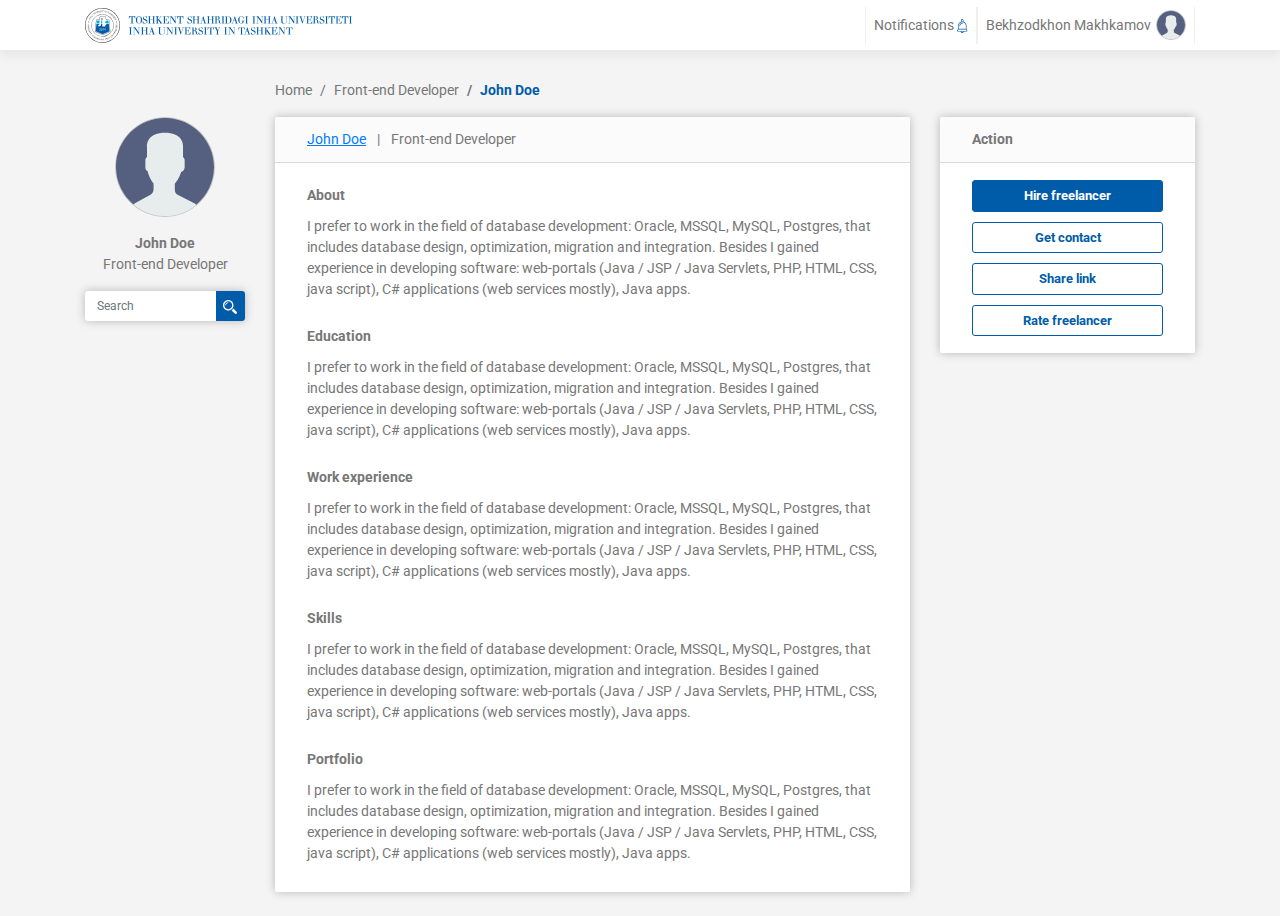
<file: personal.html>
<!DOCTYPE html>
<html lang="en">
<head>
  <meta charset="UTF-8">
  <meta name="viewport" content="width=device-width, initial-scale=1.0">
  <meta http-equiv="X-UA-Compatible" content="ie=edge">
  <title>IutJobs</title>
  <link rel="shortcut icon" href="data/img/logo_mini.png">
  <link rel="stylesheet" href="https://maxcdn.bootstrapcdn.com/bootstrap/4.3.1/css/bootstrap.min.css">
  <link rel="stylesheet" href="data/css/style.css">
  <script src="https://ajax.googleapis.com/ajax/libs/jquery/3.4.0/jquery.min.js"></script>
  <script src="https://cdnjs.cloudflare.com/ajax/libs/popper.js/1.14.7/umd/popper.min.js"></script>
  <script src="https://maxcdn.bootstrapcdn.com/bootstrap/4.3.1/js/bootstrap.min.js"></script>
</head>
<body>
  <nav class="navbar navbar-expand-sm mainNav">
    <div class="container">
      <!-- Brand -->
      <a class="navbar-brand" href="#">
        <img src="data/img/logo.svg" class="logo" alt="logo">
      </a>
    
      <!-- Links -->
      <ul class="navbar-nav ml-auto">
        <li class="nav-item dropdown">
          <a class="nav-link" href="#" id="navbardrop" data-toggle="dropdown">
              <span> Notifications </span> <img src="data/img/notifyItem.svg" alt="">
          </a>
          <div class="dropdown-menu">
            <a class="dropdown-item" href="#">
              <div class="dropdownImg"><img src="data/img/user.svg" alt=""></div>
              <div class="dropdownContent">
                <p class="dropdownContentTitle">Bekhzodkhon Makhkamov</p>
                <p class="dropdownContentDesc">is interested in your project <br> <span>project title</span> </p>
              </div>
            </a>
            <a class="dropdown-item" href="#">
              <div class="dropdownImg"><img src="data/img/user.svg" alt=""></div>
              <div class="dropdownContent">
                <p class="dropdownContentTitle">Bekhzodkhon Makhkamov</p>
                <p class="dropdownContentDesc">is interested in your project <br> <span>project title</span> </p>
              </div>
            </a>
            <a class="dropdown-item" href="#">
              <div class="dropdownImg"><img src="data/img/user.svg" alt=""></div>
              <div class="dropdownContent">
                <p class="dropdownContentTitle">Bekhzodkhon Makhkamov</p>
                <p class="dropdownContentDesc">is interested in your project <br> <span>project title</span> </p>
              </div>
            </a>
            <div class="viewall-btn">
              <a href="" >view all</a>
            </div>
          </div>
        </li>
        <li class="nav-item user-item dropdown">
          <a class="nav-link" href="#" id="navbardrop" data-toggle="dropdown"> 
            <span> Bekhzodkhon Makhkamov </span> 
            <div class="userImg">
              <img src="data/img/user.svg" alt="">
            </div>
          </a>
          <div class="dropdown-menu userDropdown">
            <a class="dropdown-item" href="#">
              Profile
            </a>
            <a class="dropdown-item" href="#">
              Dashboard
            </a>
            <a class="dropdown-item" href="#">
              Log out
            </a>
          </div>
        </li>
      </ul>
    </div>
  </nav>

  <div class="container client personal mb-4">
    <div class="row">
      <div class="col-md-6 offset-md-2">
        <ul class="breadcrumb">
          <li class="breadcrumb-item"><a href="#">Home</a></li>
          <li class="breadcrumb-item"><a href="#">Front-end Developer</a></li>
          <li class="breadcrumb-item active">John Doe</li>
        </ul>
      </div>
    </div>
    <div class="row">
      <div class="col-md-2 clientInfo">
        <div class="UserImage">
          <img src="data/img/user.svg" alt="">
        </div>
        <div class="my-3">
          <p>John Doe</p>
          <p>Front-end Developer</p>
        </div>
        <form action="">
          <div class="input-group mb-3 search-input">
            <input type="text" class="form-control" placeholder="Search" id="filterPersonal" value="">
            <div class="input-group-append">
              <button type="button" class="search-btn"><img src="data/img/magnifier.svg" alt=""></button> 
            </div>
          </div>
          <span id="filter-count"></span>
        </form>
      </div>
      <div class="col-md-7">
        <div class="card">
          <div class="card-header card-center">
            <a href="">John Doe</a> <span class="mx-2">|</span> <span>Front-end Developer</span>
          </div>
          <div class="card-body personalInfo">
            <div class="row nopadding">
              <p class="personalInfoTitle">About</p>
              <p>I prefer to work in the field of database development: Oracle, MSSQL, MySQL, Postgres, that includes database design, optimization, migration and integration. Besides I gained experience in developing software: web-portals (Java / JSP / Java Servlets, PHP, HTML, CSS, java script), C# applications (web services mostly), Java apps.</p>
            </div>
            <div class="row nopadding">
              <p class="personalInfoTitle">Education</p>
              <p>I prefer to work in the field of database development: Oracle, MSSQL, MySQL, Postgres, that includes database design, optimization, migration and integration. Besides I gained experience in developing software: web-portals (Java / JSP / Java Servlets, PHP, HTML, CSS, java script), C# applications (web services mostly), Java apps.</p>
            </div>
            <div class="row nopadding">
              <p class="personalInfoTitle">Work experience</p>
              <p>I prefer to work in the field of database development: Oracle, MSSQL, MySQL, Postgres, that includes database design, optimization, migration and integration. Besides I gained experience in developing software: web-portals (Java / JSP / Java Servlets, PHP, HTML, CSS, java script), C# applications (web services mostly), Java apps.</p>
            </div>
            <div class="row nopadding">
              <p class="personalInfoTitle">Skills</p>
              <p>I prefer to work in the field of database development: Oracle, MSSQL, MySQL, Postgres, that includes database design, optimization, migration and integration. Besides I gained experience in developing software: web-portals (Java / JSP / Java Servlets, PHP, HTML, CSS, java script), C# applications (web services mostly), Java apps.</p>
            </div>
            <div class="row nopadding">
              <p class="personalInfoTitle">Portfolio</p>
              <p>I prefer to work in the field of database development: Oracle, MSSQL, MySQL, Postgres, that includes database design, optimization, migration and integration. Besides I gained experience in developing software: web-portals (Java / JSP / Java Servlets, PHP, HTML, CSS, java script), C# applications (web services mostly), Java apps.</p>
            </div>

          </div> 
        </div>
      </div>
      <div class="col-md-3">
        <div class="card card-right">
          <div class="card-header">
            Action
          </div>
          <div class="card-body">
            <button class="hire-btn" data-toggle="modal" data-target="#projectList">Hire freelancer</button>
            <button data-toggle="modal" data-target="#getContact">Get contact</button>
            <button>Share link</button>
            <button data-toggle="modal" data-target="#rateModal">Rate freelancer</button>
          </div>
        </div>
      </div>
    </div>
  </div>


  <!-- The Hire Modal -->
  <div class="modal fade myModal" id="projectList">
    <div class="modal-dialog modal-lg modal-dialog-centered">
      <div class="modal-content">
  
        <!-- Modal Header -->
        <div class="modal-header">
          <h4 class="modal-title">Hire freelancer for...</h4>
          <button type="button" class="close" data-dismiss="modal">&times;</button>
        </div>
  
        <!-- Modal body -->
        <div class="modal-body nopadding">
          <div class="list-group list-group-flush">
            <a href="" data-toggle="modal" data-dismiss="modal" data-target="#hireModal" class="list-group-item list-group-item-action">
              <p><strong>Project Title</strong></p>
              <p>I prefer to work in the field of database development: Oracle, MSSQL, MySQL, Postgres, that includes database design, optimization, migration and integration....</p>
            </a>
            <a href="" data-toggle="modal" data-dismiss="modal" data-target="#hireModal" class="list-group-item list-group-item-action">
              <p><strong>Project Title</strong></p>
              <p>I prefer to work in the field of database development: Oracle, MSSQL, MySQL, Postgres, that includes database design, optimization, migration and integration....</p>
            </a>
            <a href="" data-toggle="modal" data-dismiss="modal" data-target="#hireModal" class="list-group-item list-group-item-action">
              <p><strong>Project Title</strong></p>
              <p>I prefer to work in the field of database development: Oracle, MSSQL, MySQL, Postgres, that includes database design, optimization, migration and integration....</p>
            </a>
          </div>
        </div>
      </div>
    </div>
  </div>

  <!-- The Hire Modal -->
  <div class="modal fade myModal" id="hireModal">
    <div class="modal-dialog modal-sm modal-dialog-centered">
      <div class="modal-content">
  
        <!-- Modal Header -->
        <div class="modal-header">
          <h4 class="modal-title">Hire freelancer</h4>
          <button type="button" class="close" data-dismiss="modal">&times;</button>
        </div>
  
        <!-- Modal body -->
        <div class="modal-body">
          <p class="text-center">
            You are going to hire John Doe, by pressing Send button you will send invitation for this job or project.
          </p>
        </div>
  
        <!-- Modal footer -->
        <div class="text-center mb-3">
          <button type="button" class="btn" style="background: #005CA9" data-toggle="modal" data-target="#successModal" data-dismiss="modal">Send</button>
        </div>
  
      </div>
    </div>
  </div>

  <!-- The Success Modal -->
  <div class="modal fade myModal" id="successModal">
    <div class="modal-dialog modal-sm modal-dialog-centered">
      <div class="modal-content">
  
        <!-- Modal Header -->
        <div class="modal-header">
          <h4 class="modal-title">Success</h4>
          <button type="button" class="close" data-dismiss="modal">&times;</button>
        </div>
  
        <!-- Modal body -->
        <div class="modal-body">
          <p class="text-center">
            <img src="data/img/success.svg" alt="success">
          </p>
          <p class="text-center">
            Invitation is sent!
          </p>
        </div>
  
        <!-- Modal footer -->
        <div class="text-center mb-3">
          <button type="button" class="btn" data-dismiss="modal">Close</button>
        </div>
  
      </div>
    </div>
  </div>

  <!-- The Get contact Modal -->
  <div class="modal fade myModal" id="getContact">
      <div class="modal-dialog modal-sm modal-dialog-centered">
        <div class="modal-content">
    
          <!-- Modal Header -->
          <div class="modal-header">
            <h4 class="modal-title">Get contact</h4>
            <button type="button" class="close" data-dismiss="modal">&times;</button>
          </div>
    
          <!-- Modal body -->
          <div class="modal-body mx-3">
            <p class="text-left">
              <img src="data/img/mail.svg" alt="mail"> <span class="mx-2"> j.doe@student.inha.uz</span>
            </p>
            <p class="text-left">
              <img src="data/img/phone.svg" alt="mail"> <span class="mx-2"> +998 90 000 00 00</span>
            </p>
            <p class="text-left">
              <img src="data/img/telegram.svg" alt="mail"> <span class="mx-2"> @johndoe</span>
            </p>
          </div>
    
          <!-- Modal footer -->
          <div class="text-center mb-3">
            <button type="button" class="btn" data-dismiss="modal">Close</button>
          </div>
    
        </div>
      </div>
  </div>

  <!-- The rate Modal -->
  <div class="modal fade myModal" id="rateModal">
    <div class="modal-dialog modal-sm modal-dialog-centered">
      <div class="modal-content">
  
        <!-- Modal Header -->
        <div class="modal-header">
          <h4 class="modal-title">Rate freelancer</h4>
          <button type="button" class="close" data-dismiss="modal">&times;</button>
        </div>
  
        <!-- Modal body -->
        <div class="modal-body mx-3">
          <div class="starrating risingstar d-flex justify-content-center flex-row-reverse">
            <input type="radio" id="star5" name="rating" value="5" /><label for="star5" title="5 star"></label>
            <input type="radio" id="star4" name="rating" value="4" /><label for="star4" title="4 star"></label>
            <input type="radio" id="star3" name="rating" value="3" /><label for="star3" title="3 star"></label>
            <input type="radio" id="star2" name="rating" value="2" /><label for="star2" title="2 star"></label>
            <input type="radio" id="star1" name="rating" value="1" /><label for="star1" title="1 star"></label>
        </div>
        </div>
  
        <!-- Modal footer -->
        <div class="text-center mb-3">
          <button type="button" class="main-btn" data-dismiss="modal">Send</button>
        </div>
  
      </div>
    </div>
  </div>
  <script src="data/js/index.js"></script>
</body>
</html>
</file>
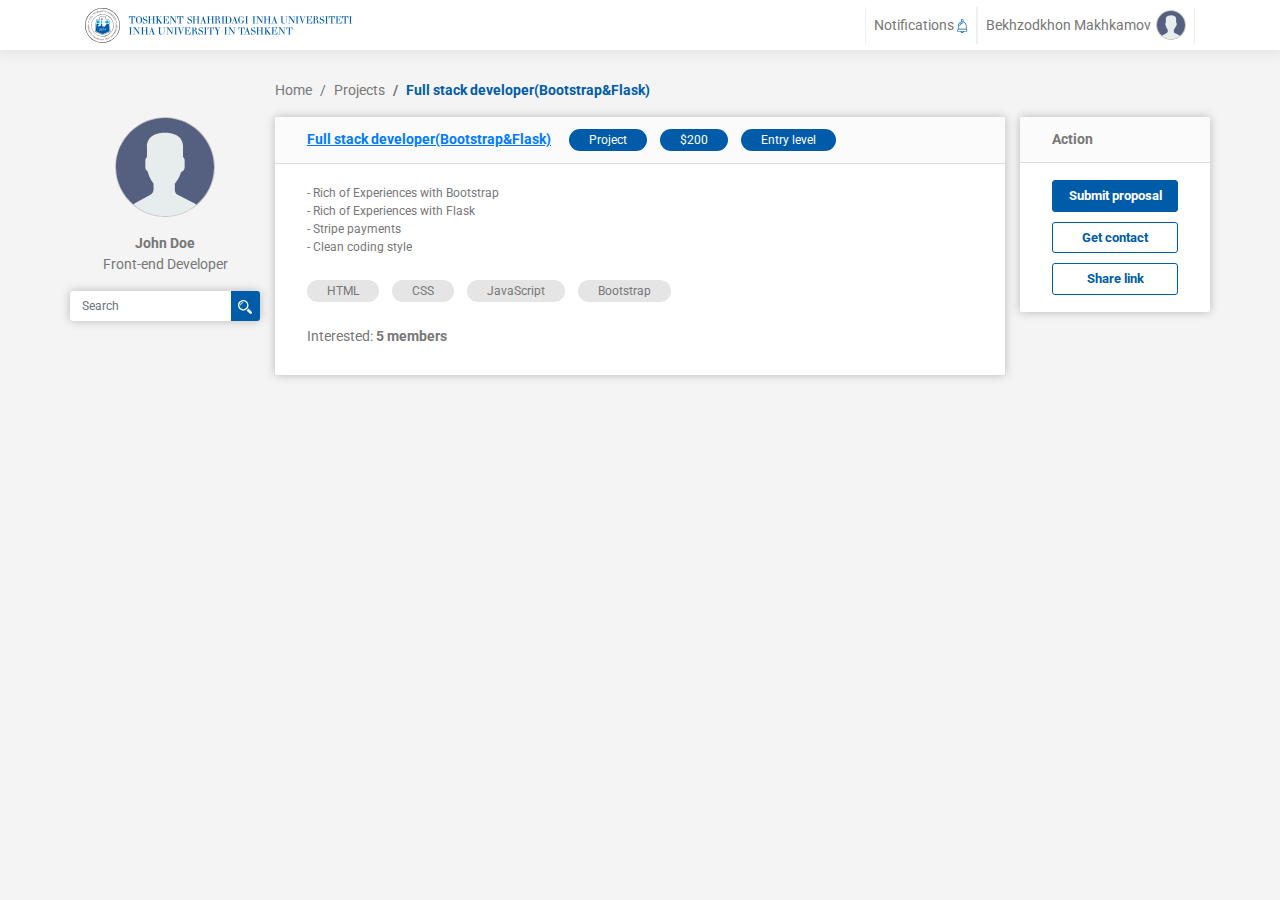
<file: project.html>
<!DOCTYPE html>
<html lang="en">
<head>
  <meta charset="UTF-8">
  <meta name="viewport" content="width=device-width, initial-scale=1.0">
  <meta http-equiv="X-UA-Compatible" content="ie=edge">
  <title>IutJobs</title>
  <link rel="shortcut icon" href="data/img/logo_mini.png">
  <link rel="stylesheet" href="https://maxcdn.bootstrapcdn.com/bootstrap/4.3.1/css/bootstrap.min.css">
  <link rel="stylesheet" href="data/css/style.css">
  <script src="https://ajax.googleapis.com/ajax/libs/jquery/3.4.0/jquery.min.js"></script>
  <script src="https://cdnjs.cloudflare.com/ajax/libs/popper.js/1.14.7/umd/popper.min.js"></script>
  <script src="https://maxcdn.bootstrapcdn.com/bootstrap/4.3.1/js/bootstrap.min.js"></script>
</head>
<body>
  <nav class="navbar navbar-expand-sm mainNav">
    <div class="container">
      <!-- Brand -->
      <a class="navbar-brand" href="#">
        <img src="data/img/logo.svg" class="logo" alt="logo">
      </a>
    
      <!-- Links -->
      <ul class="navbar-nav ml-auto">
        <li class="nav-item dropdown">
          <a class="nav-link" href="#" id="navbardrop" data-toggle="dropdown">
              <span> Notifications </span> <img src="data/img/notifyItem.svg" alt="">
          </a>
          <div class="dropdown-menu">
            <a class="dropdown-item" href="#">
              <div class="dropdownImg"><img src="data/img/user.svg" alt=""></div>
              <div class="dropdownContent">
                <p class="dropdownContentTitle">Bekhzodkhon Makhkamov</p>
                <p class="dropdownContentDesc">is interested in your project <br> <span>project title</span> </p>
              </div>
            </a>
            <a class="dropdown-item" href="#">
              <div class="dropdownImg"><img src="data/img/user.svg" alt=""></div>
              <div class="dropdownContent">
                <p class="dropdownContentTitle">Bekhzodkhon Makhkamov</p>
                <p class="dropdownContentDesc">is interested in your project <br> <span>project title</span> </p>
              </div>
            </a>
            <a class="dropdown-item" href="#">
              <div class="dropdownImg"><img src="data/img/user.svg" alt=""></div>
              <div class="dropdownContent">
                <p class="dropdownContentTitle">Bekhzodkhon Makhkamov</p>
                <p class="dropdownContentDesc">is interested in your project <br> <span>project title</span> </p>
              </div>
            </a>
            <div class="viewall-btn">
              <a href="" >view all</a>
            </div>
          </div>
        </li>
        <li class="nav-item user-item dropdown">
          <a class="nav-link" href="#" id="navbardrop" data-toggle="dropdown"> 
            <span> Bekhzodkhon Makhkamov </span> 
            <div class="userImg">
              <img src="data/img/user.svg" alt="">
            </div>
          </a>
          <div class="dropdown-menu userDropdown">
            <a class="dropdown-item" href="#">
              Profile
            </a>
            <a class="dropdown-item" href="#">
              Dashboard
            </a>
            <a class="dropdown-item" href="#">
              Log out
            </a>
          </div>
        </li>
      </ul>
    </div>
  </nav>

  <div class="container client personal mb-4">
    <div class="row">
      <div class="col-md-6 offset-md-2">
        <ul class="breadcrumb">
          <li class="breadcrumb-item"><a href="#">Home</a></li>
          <li class="breadcrumb-item"><a href="#">Projects</a></li>
          <li class="breadcrumb-item active">Full stack developer(Bootstrap&Flask)</li>
        </ul>
      </div>
    </div>
    <div class="row">
      <div class="col-md-2 nopadding clientInfo">
        <div class="UserImage">
          <img src="data/img/user.svg" alt="">
        </div>
        <div class="my-3">
          <p>John Doe</p>
          <p>Front-end Developer</p>
        </div>
        <form action="">
          <div class="input-group mb-3 search-input">
            <input type="text" class="form-control" placeholder="Search" id="filterPersonal" value="">
            <div class="input-group-append">
              <button type="button" class="search-btn"><img src="data/img/magnifier.svg" alt=""></button> 
            </div>
          </div>
          <span id="filter-count"></span>
        </form>
      </div>
      <div class="col-md-8">
        <div class="card">
          <div class="card-header card-center">
            <div class="projectHeader">
              <ul>
                <li class="title"><a href="">Full stack developer(Bootstrap&Flask)</a> </li>
                <li>Project</li>
                <li>$200</li>
                <li>Entry level</li>
              </ul>
            </div>
          </div>
          <div class="card-body personalInfo">
            <p class="userInfo mb-4">
              - Rich of Experiences with Bootstrap <br>
              - Rich of Experiences with Flask <br>
              - Stripe payments <br>
              - Clean coding style <br>
            </p>
            <div>
              <ul class="techInfo">
                <li>HTML</li>
                <li>CSS</li>
                <li>JavaScript</li>
                <li>Bootstrap</li>
              </ul>
            </div>
            <p class="mt-4">Interested: <strong>5 members</strong></p>

          </div> 
        </div>
      </div>
      <div class="col-md-2 nopadding">
        <div class="card card-right">
          <div class="card-header">
            Action
          </div>
          <div class="card-body">
            <button class="hire-btn" data-toggle="modal" data-target="#submit">Submit proposal</button>
            <button data-toggle="modal" data-target="#getContact">Get contact</button>
            <button>Share link</button>
          </div>
        </div>
      </div>
    </div>
  </div>
  <!-- The Hire Modal -->
  <div class="modal fade myModal" id="hireModal">
    <div class="modal-dialog modal-sm modal-dialog-centered">
      <div class="modal-content">
  
        <!-- Modal Header -->
        <div class="modal-header">
          <h4 class="modal-title">Hire freelancer</h4>
          <button type="button" class="close" data-dismiss="modal">&times;</button>
        </div>
  
        <!-- Modal body -->
        <div class="modal-body">
          <p class="text-center">
            You are going to hire John Doe, by pressing Send button you will send invitation for job or project.
          </p>
        </div>
  
        <!-- Modal footer -->
        <div class="text-center mb-3">
          <button type="button" class="btn" style="background: #005CA9" data-toggle="modal" data-target="#successModal" data-dismiss="modal">Send</button>
        </div>
  
      </div>
    </div>
  </div>

  <!-- The Success Modal -->
  <div class="modal fade myModal" id="successModal">
    <div class="modal-dialog modal-sm modal-dialog-centered">
      <div class="modal-content">
  
        <!-- Modal Header -->
        <div class="modal-header">
          <h4 class="modal-title">Success</h4>
          <button type="button" class="close" data-dismiss="modal">&times;</button>
        </div>
  
        <!-- Modal body -->
        <div class="modal-body">
          <p class="text-center">
            <img src="data/img/success.svg" alt="success">
          </p>
          <p class="text-center">
            Invitation is sent!
          </p>
        </div>
  
        <!-- Modal footer -->
        <div class="text-center mb-3">
          <button type="button" class="btn" data-dismiss="modal">Close</button>
        </div>
  
      </div>
    </div>
  </div>

  <!-- The Get contact Modal -->
  <div class="modal fade myModal" id="getContact">
    <div class="modal-dialog modal-sm modal-dialog-centered">
      <div class="modal-content">
  
        <!-- Modal Header -->
        <div class="modal-header">
          <h4 class="modal-title">Get contact</h4>
          <button type="button" class="close" data-dismiss="modal">&times;</button>
        </div>
  
        <!-- Modal body -->
        <div class="modal-body mx-3">
          <p class="text-left">
            <img src="data/img/mail.svg" alt="mail"> <span class="mx-2"> j.doe@student.inha.uz</span>
          </p>
          <p class="text-left">
            <img src="data/img/phone.svg" alt="mail"> <span class="mx-2"> +998 90 000 00 00</span>
          </p>
          <p class="text-left">
            <img src="data/img/telegram.svg" alt="mail"> <span class="mx-2"> @johndoe</span>
          </p>
        </div>
  
        <!-- Modal footer -->
        <div class="text-center mb-3">
          <button type="button" class="btn" data-dismiss="modal">Close</button>
        </div>
  
      </div>
    </div>
  </div>
  <script src="data/js/index.js"></script>
</body>
</html>
</file>
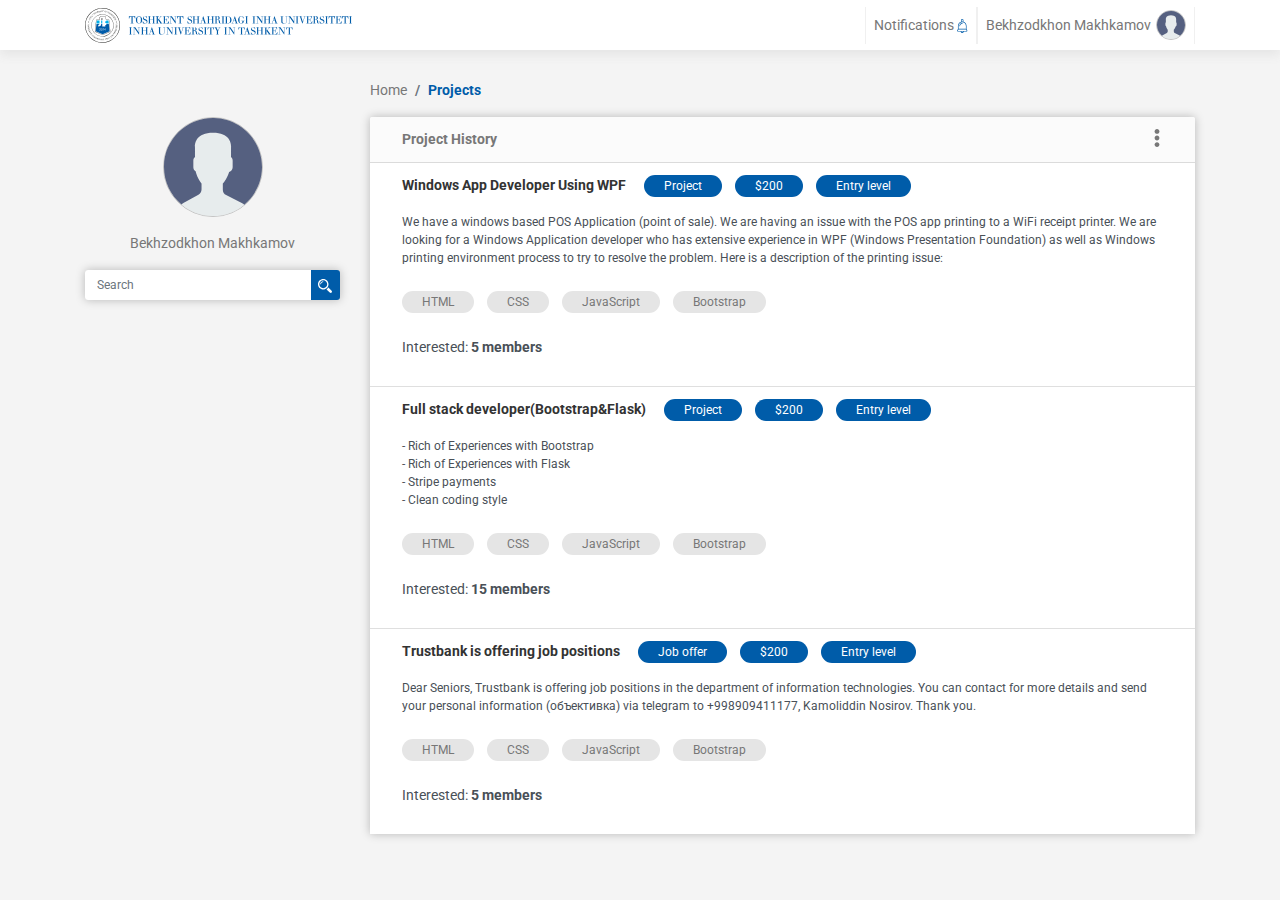
<file: projectHistory.html>
<!DOCTYPE html>
<html lang="en">
<head>
  <meta charset="UTF-8">
  <meta name="viewport" content="width=device-width, initial-scale=1.0">
  <meta http-equiv="X-UA-Compatible" content="ie=edge">
  <title>IutJobs</title>
  <link rel="shortcut icon" href="data/img/logo_mini.png">
  <link rel="stylesheet" href="https://maxcdn.bootstrapcdn.com/bootstrap/4.3.1/css/bootstrap.min.css">
  <link rel="stylesheet" href="data/css/style.css">
  <script src="https://ajax.googleapis.com/ajax/libs/jquery/3.4.0/jquery.min.js"></script>
  <script src="https://cdnjs.cloudflare.com/ajax/libs/popper.js/1.14.7/umd/popper.min.js"></script>
  <script src="https://maxcdn.bootstrapcdn.com/bootstrap/4.3.1/js/bootstrap.min.js"></script>
</head>
<body>
  <nav class="navbar navbar-expand-sm mainNav">
    <div class="container">
      <!-- Brand -->
      <a class="navbar-brand" href="#">
        <img src="data/img/logo.svg" class="logo" alt="logo">
      </a>
    
      <!-- Links -->
      <ul class="navbar-nav ml-auto">
        <li class="nav-item dropdown">
          <a class="nav-link" href="#" id="navbardrop" data-toggle="dropdown">
              <span> Notifications </span> <img src="data/img/notifyItem.svg" alt="">
          </a>
          <div class="dropdown-menu">
            <a class="dropdown-item" href="#">
              <div class="dropdownImg"><img src="data/img/user.svg" alt=""></div>
              <div class="dropdownContent">
                <p class="dropdownContentTitle">Bekhzodkhon Makhkamov</p>
                <p class="dropdownContentDesc">is interested in your project <br> <span>project title</span> </p>
              </div>
            </a>
            <a class="dropdown-item" href="#">
              <div class="dropdownImg"><img src="data/img/user.svg" alt=""></div>
              <div class="dropdownContent">
                <p class="dropdownContentTitle">Bekhzodkhon Makhkamov</p>
                <p class="dropdownContentDesc">is interested in your project <br> <span>project title</span> </p>
              </div>
            </a>
            <a class="dropdown-item" href="#">
              <div class="dropdownImg"><img src="data/img/user.svg" alt=""></div>
              <div class="dropdownContent">
                <p class="dropdownContentTitle">Bekhzodkhon Makhkamov</p>
                <p class="dropdownContentDesc">is interested in your project <br> <span>project title</span> </p>
              </div>
            </a>
            <div class="viewall-btn">
              <a href="" >view all</a>
            </div>
          </div>
        </li>
        <li class="nav-item user-item dropdown">
          <a class="nav-link" href="#" id="navbardrop" data-toggle="dropdown"> 
            <span> Bekhzodkhon Makhkamov </span> 
            <div class="userImg">
              <img src="data/img/user.svg" alt="">
            </div>
          </a>
          <div class="dropdown-menu userDropdown">
            <a class="dropdown-item" href="#">
              Profile
            </a>
            <a class="dropdown-item" href="#">
              Dashboard
            </a>
            <a class="dropdown-item" href="#">
              Log out
            </a>
          </div>
        </li>
      </ul>
    </div>
  </nav>

  <div class="container client">
    <div class="row">
      <div class="col-md-6 offset-md-3">
        <ul class="breadcrumb">
          <li class="breadcrumb-item"><a href="#">Home</a></li>
          <li class="breadcrumb-item active">Projects</li>
        </ul>
      </div>
    </div>
    <div class="row">
      <div class="col-md-3 clientInfo">
        <div class="UserImage">
          <img src="data/img/user.svg" alt="">
        </div>
        <p class="my-3">Bekhzodkhon Makhkamov</p>
        <form action="">
          <div class="input-group mb-3 search-input">
            <input type="text" class="form-control" placeholder="Search" id="filter" value="">
            <div class="input-group-append">
              <button type="button" class="search-btn"><img src="data/img/magnifier.svg" alt=""></button> 
            </div>
          </div>
          <span id="filter-count"></span>
        </form>
      </div>
      <div class="col-md-9">
        <div class="card mb-4">
          <div class="card-header">
            Project History

            <button type="button" class="threeDots dropdown" data-toggle="dropdown" aria-label="Left Align">
            </button>

            <div class="dropdown-menu" id="filterOptions">
              <a href="" class="all">
                All
              </a>
              <a class="front-end" href="#">
                Front-end Dev
              </a>
              <a class="back-end" href="#">
                Back-end Dev
              </a>
              <a class="designer" href="#">
                Designer
              </a>
            </div>
          </div>
          <div class="card-body nopadding projectList" id="ourHolder">
            <div class="list-group list-group-flush">
              <a href="projectHistoryDetail.html" class="list-group-item list-group-item-action front-end">
                <div class="projectHeader mb-3">
                  <ul>
                    <li class="title">Windows App Developer Using WPF</li>
                    <li>Project</li>
                    <li>$200</li>
                    <li>Entry level</li>
                  </ul>
                </div>
                <p class="userInfo mb-4">
                    We have a windows based POS Application (point of sale). We are having an issue with the POS app printing to a WiFi receipt printer.  We are looking for a Windows Application developer who has extensive experience in WPF (Windows Presentation Foundation) as well as Windows printing environment process to try to resolve the problem.  Here is a description of the printing issue:  
                </p>
                <div>
                  <ul class="techInfo">
                    <li>HTML</li>
                    <li>CSS</li>
                    <li>JavaScript</li>
                    <li>Bootstrap</li>
                  </ul>
                </div>
                <p class="mt-4">Interested: <strong>5 members</strong></p>
              </a>
              <a href="projectHistoryDetail.html" class="list-group-item list-group-item-action front-end">
                <div class="projectHeader mb-3">
                  <ul>
                    <li class="title">Full stack developer(Bootstrap&Flask)</li>
                    <li>Project</li>
                    <li>$200</li>
                    <li>Entry level</li>
                  </ul>
                </div>
                <p class="userInfo mb-4">
                  - Rich of Experiences with Bootstrap <br>
                  - Rich of Experiences with Flask <br>
                  - Stripe payments <br>
                  - Clean coding style <br>
                </p>
                <div>
                  <ul class="techInfo">
                    <li>HTML</li>
                    <li>CSS</li>
                    <li>JavaScript</li>
                    <li>Bootstrap</li>
                  </ul>
                </div>
                <p class="mt-4">Interested: <strong>15 members</strong></p>
              </a>
              <a href="projectHistoryDetail.html" class="list-group-item list-group-item-action front-end">
                <div class="projectHeader mb-3">
                  <ul>
                    <li class="title">Trustbank is offering job positions</li>
                    <li>Job offer</li>
                    <li>$200</li>
                    <li>Entry level</li>
                  </ul>
                </div>
                <p class="userInfo mb-4">
                  Dear Seniors, Trustbank is offering job positions in the department of information technologies. 
                  You can contact for more details and send your personal information (объективка) via telegram to +998909411177, 
                  Kamoliddin Nosirov. 
                  Thank you.
                </p>
                <div>
                  <ul class="techInfo">
                    <li>HTML</li>
                    <li>CSS</li>
                    <li>JavaScript</li>
                    <li>Bootstrap</li>
                  </ul>
                </div>
                <p class="mt-4">Interested: <strong>5 members</strong></p>
              </a>
            </div>
          </div> 
        </div>
      </div>
    </div>
  </div>
  <script src="data/js/index.js"></script>
</body>
</html>
</file>
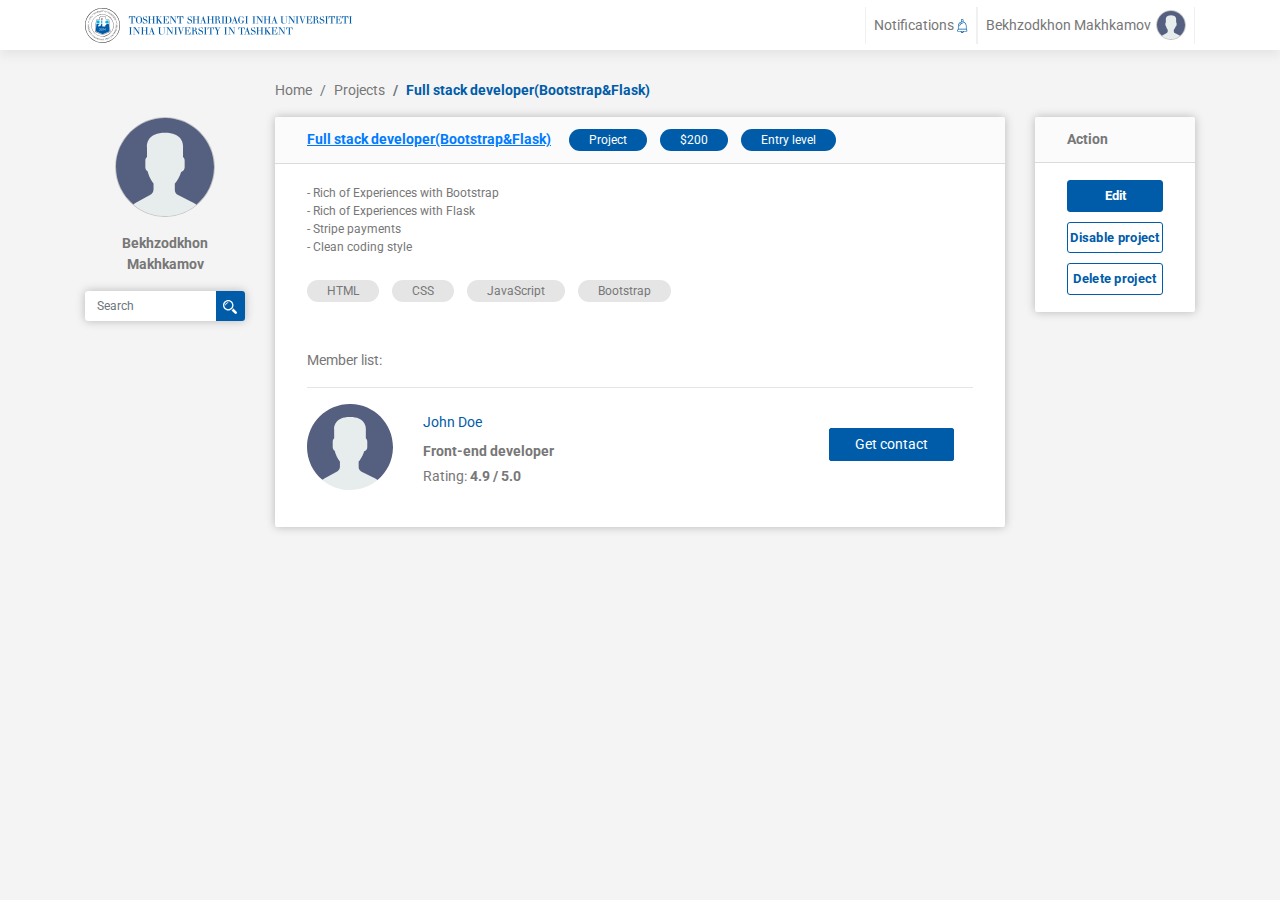
<file: projectHistoryDetail.html>
<!DOCTYPE html>
<html lang="en">
<head>
  <meta charset="UTF-8">
  <meta name="viewport" content="width=device-width, initial-scale=1.0">
  <meta http-equiv="X-UA-Compatible" content="ie=edge">
  <title>IutJobs</title>
  <link rel="shortcut icon" href="data/img/logo_mini.png">
  <link rel="stylesheet" href="https://maxcdn.bootstrapcdn.com/bootstrap/4.3.1/css/bootstrap.min.css">
  <link rel="stylesheet" href="data/css/style.css">
  <script src="https://ajax.googleapis.com/ajax/libs/jquery/3.4.0/jquery.min.js"></script>
  <script src="https://cdnjs.cloudflare.com/ajax/libs/popper.js/1.14.7/umd/popper.min.js"></script>
  <script src="https://maxcdn.bootstrapcdn.com/bootstrap/4.3.1/js/bootstrap.min.js"></script>
</head>
<body>
  <nav class="navbar navbar-expand-sm mainNav">
    <div class="container">
      <!-- Brand -->
      <a class="navbar-brand" href="#">
        <img src="data/img/logo.svg" class="logo" alt="logo">
      </a>
    
      <!-- Links -->
      <ul class="navbar-nav ml-auto">
        <li class="nav-item dropdown">
          <a class="nav-link" href="#" id="navbardrop" data-toggle="dropdown">
              <span> Notifications </span> <img src="data/img/notifyItem.svg" alt="">
          </a>
          <div class="dropdown-menu">
            <a class="dropdown-item" href="#">
              <div class="dropdownImg"><img src="data/img/user.svg" alt=""></div>
              <div class="dropdownContent">
                <p class="dropdownContentTitle">Bekhzodkhon Makhkamov</p>
                <p class="dropdownContentDesc">is interested in your project <br> <span>project title</span> </p>
              </div>
            </a>
            <a class="dropdown-item" href="#">
              <div class="dropdownImg"><img src="data/img/user.svg" alt=""></div>
              <div class="dropdownContent">
                <p class="dropdownContentTitle">Bekhzodkhon Makhkamov</p>
                <p class="dropdownContentDesc">is interested in your project <br> <span>project title</span> </p>
              </div>
            </a>
            <a class="dropdown-item" href="#">
              <div class="dropdownImg"><img src="data/img/user.svg" alt=""></div>
              <div class="dropdownContent">
                <p class="dropdownContentTitle">Bekhzodkhon Makhkamov</p>
                <p class="dropdownContentDesc">is interested in your project <br> <span>project title</span> </p>
              </div>
            </a>
            <div class="viewall-btn">
              <a href="" >view all</a>
            </div>
          </div>
        </li>
        <li class="nav-item user-item dropdown">
          <a class="nav-link" href="#" id="navbardrop" data-toggle="dropdown"> 
            <span> Bekhzodkhon Makhkamov </span> 
            <div class="userImg">
              <img src="data/img/user.svg" alt="">
            </div>
          </a>
          <div class="dropdown-menu userDropdown">
            <a class="dropdown-item" href="#">
              Profile
            </a>
            <a class="dropdown-item" href="#">
              Dashboard
            </a>
            <a class="dropdown-item" href="#">
              Log out
            </a>
          </div>
        </li>
      </ul>
    </div>
  </nav>

  <div class="container client personal mb-4">
    <div class="row">
      <div class="col-md-6 offset-md-2">
        <ul class="breadcrumb">
          <li class="breadcrumb-item"><a href="#">Home</a></li>
          <li class="breadcrumb-item"><a href="#">Projects</a></li>
          <li class="breadcrumb-item active">Full stack developer(Bootstrap&Flask)</li>
        </ul>
      </div>
    </div>
    <div class="row">
      <div class="col-md-2 clientInfo">
        <div class="UserImage">
          <img src="data/img/user.svg" alt="">
        </div>
        <div class="my-3">
          <p>Bekhzodkhon Makhkamov</p>
        </div>
        <form action="">
          <div class="input-group mb-3 search-input">
            <input type="text" class="form-control" placeholder="Search" id="filterPersonal" value="">
            <div class="input-group-append">
              <button type="button" class="search-btn"><img src="data/img/magnifier.svg" alt=""></button> 
            </div>
          </div>
          <span id="filter-count"></span>
        </form>
      </div>
      <div class="col-md-8">
        <div class="card">
          <div class="card-header card-center">
            <div class="projectHeader">
              <ul>
                <li class="title"><a href="">Full stack developer(Bootstrap&Flask)</a> </li>
                <li>Project</li>
                <li>$200</li>
                <li>Entry level</li>
              </ul>
            </div>
          </div>
          <div class="card-body personalInfo">
            <p class="userInfo mb-4">
              - Rich of Experiences with Bootstrap <br>
              - Rich of Experiences with Flask <br>
              - Stripe payments <br>
              - Clean coding style <br>
            </p>
            <div>
              <ul class="techInfo">
                <li>HTML</li>
                <li>CSS</li>
                <li>JavaScript</li>
                <li>Bootstrap</li>
              </ul>
            </div>
            <p class="mt-5">Member list: </p>
            <hr>
            <div class="row memberlist mb-4">
              <div class="col-md-2 col-sm-3 col-xs-3">
                <img src="data/img/user.svg" alt="">
              </div>
              <div class="col-md-7 col-sm-6 col-xs-6">
                <p class="marked my-2">John Doe</p>
                <p class="my-1"><strong>Front-end developer</strong></p>
                <p class="my-1">Rating: <strong> 4.9 / 5.0</strong></p>
              </div>
              <div class="col-md-3 col-sm-3 col-xs-3">
                <button class="getContact my-4" data-toggle="modal" data-target="#getContact">Get contact</button>
              </div>
            </div>
          </div> 
        </div>
      </div>
      <div class="col-md-2">
        <div class="card card-right">
          <div class="card-header">
            Action
          </div>
          <div class="card-body projectHistory">
            <button class="hire-btn">Edit</button>
            <button class="outline-disable-btn">Disable project</button>
            <button class="outline-danger-btn">Delete project</button>
          </div>
        </div>
      </div>
    </div>
  </div>

  <!-- The Get contact Modal -->
  <div class="modal fade myModal" id="getContact">
    <div class="modal-dialog modal-sm modal-dialog-centered">
      <div class="modal-content">
  
        <!-- Modal Header -->
        <div class="modal-header">
          <h4 class="modal-title">Get contact</h4>
          <button type="button" class="close" data-dismiss="modal">&times;</button>
        </div>
  
        <!-- Modal body -->
        <div class="modal-body mx-3">
          <p class="text-left">
            <img src="data/img/mail.svg" alt="mail"> <span class="mx-2"> j.doe@student.inha.uz</span>
          </p>
          <p class="text-left">
            <img src="data/img/phone.svg" alt="mail"> <span class="mx-2"> +998 90 000 00 00</span>
          </p>
          <p class="text-left">
            <img src="data/img/telegram.svg" alt="mail"> <span class="mx-2"> @johndoe</span>
          </p>
        </div>
  
        <!-- Modal footer -->
        <div class="text-center mb-3">
          <button type="button" class="btn" data-dismiss="modal">Close</button>
        </div>
  
      </div>
    </div>
  </div>
  <script src="data/js/index.js"></script>
</body>
</html>
</file>
<file: data/css/style.css>
@import url("https://fonts.googleapis.com/css?family=Roboto&display=swap");
body {
  font-family: 'Roboto', sans-serif;
  background: #F4F4F4;
}

.mainNav {
  width: 100%;
  height: 50px;
  background: #fff;
  -webkit-box-shadow: 0 5px 10px #E5E5E5;
          box-shadow: 0 5px 10px #E5E5E5;
  font-family: 'Roboto', sans-serif;
}

.mainNav .navbardrop {
  color: #005CA9;
}

.mainNav .dropdown {
  border-top: none;
  border-right: 1px solid #F0F0F0;
  border-bottom: none;
  border-left: 1px solid  #F0F0F0;
}

.mainNav .dropdown .userDropdown a.dropdown-item {
  font-size: 14px;
  border-bottom: none;
}

.mainNav .dropdown .userDropdown a.dropdown-item:nth-child(2) {
  border-top: 1px solid #ddd;
  border-bottom: 1px solid #ddd;
}

.mainNav .navbar-nav {
  -webkit-box-orient: horizontal;
  -webkit-box-direction: normal;
      -ms-flex-direction: row;
          flex-direction: row;
}

.mainNav .nav-link {
  font-size: 14px;
  color: #777777;
}

.mainNav .nav-link:hover {
  color: #005CA9;
}

.mainNav .userImg {
  width: 30px;
  height: 30px;
  border: 1px solid #C4C4C4;
  background: #E3E3E3;
  float: right;
  margin-left: 5px;
  margin-top: -0.3rem;
  border-radius: 50%;
}

.mainNav .dropdown-menu {
  position: absolute;
}

.mainNav .dropdown-menu .dropdown-item {
  font-size: 9px;
  padding: 10px;
  border-bottom: 1px solid #C4C4C4;
}

.mainNav .dropdown-menu .dropdownImg {
  width: 40px;
  height: 40px;
  border: 1px solid #C4C4C4;
  background: #E3E3E3;
  margin-left: 5px;
  float: left;
  margin-top: -0.3rem;
  border-radius: 50%;
  vertical-align: middle;
  margin-top: 3px;
}

.mainNav .dropdown-menu .dropdownContent {
  margin-left: 55px;
  font-size: 11px;
}

.mainNav .dropdown-menu .dropdownContentTitle {
  color: #333333;
  font-weight: 600;
  margin: 0;
}

.mainNav .dropdown-menu .dropdownContentDesc {
  color: #555;
  margin: 0;
}

.mainNav .dropdown-menu .dropdownContentDesc span {
  font-weight: bold;
  color: #005CA9;
}

.mainNav .dropdown-menu .viewall-btn {
  text-align: center;
  position: relative;
  margin: 0 auto;
  padding: 8px 5px 0 5px;
}

.mainNav .dropdown-menu .viewall-btn a {
  text-transform: uppercase;
  font-size: 12px;
  font-weight: bold;
  text-decoration: none;
  color: #333333;
}

.upload textarea {
  resize: none;
  min-height: 100px;
}

.upload .bootstrap-select:not([class*="col-"]):not([class*="form-control"]):not(.input-group-btn) {
  width: 100%;
  height: 30px;
}

.upload .bootstrap-select > .dropdown-toggle.bs-placeholder, .upload .btn-light {
  height: 30px;
  border: 1px solid #ced4da;
  background: none;
  color: #777777;
}

.upload .bootstrap-select .dropdown-toggle .filter-option {
  padding: 4px 15px;
  font-size: 14px;
}

.upload .bootstrap-select .dropdown-menu.inner {
  font-size: 14px;
}

.memberlist .marked {
  color: #005CA9 !important;
}

.memberlist .getContact {
  color: #fff;
  background: #005CA9;
  border: 1px solid #005CA9;
  padding: 5px 25px;
  border-radius: 2px;
}

button.main-btn, .action-btns {
  border-radius: 3px;
  font-size: 14px;
  border: 1px solid #005CA9;
  background: #005CA9;
  color: #fff;
  letter-spacing: .3px;
  margin: 5px 0;
  -webkit-transition: all .3s;
  transition: all .3s;
  padding: 5px 30px;
}

button.main-btn:hover, .action-btns:hover {
  background: #fff;
  color: #005CA9;
}

.action-btns {
  width: 100%;
}

.starrating > input {
  display: none;
}

/* Remove radio buttons */
.starrating > label:before {
  content: "\2605";
  /* Star */
  margin: 2px;
  font-size: 3em;
  font-family: FontAwesome;
  display: inline-block;
}

.starrating > label {
  color: #777;
  /* Start color when not clicked */
}

.starrating > input:checked ~ label {
  color: #ffca08;
}

/* Set yellow color when star checked */
.starrating > input:hover ~ label {
  color: #ffca08;
}

/* Set yellow color when star hover */
.personalInfo {
  font-size: 14px;
}

.personalInfo p {
  color: #777777 !important;
}

.personalInfoTitle {
  font-weight: bold;
  margin: 10px 0;
}

.personal .card-center {
  font-weight: normal !important;
}

.personal .card-center a {
  text-decoration: underline;
}

.personal .card-right button {
  border-radius: 3px;
  width: 100%;
  font-size: 13px;
  border: 1px solid #005CA9;
  background: none;
  color: #005CA9;
  font-weight: bold;
  margin: 5px 0;
  -webkit-transition: all .3s;
  transition: all .3s;
  padding: 5px 0;
}

.personal .card-right button:hover {
  background: #005CA9;
  color: #fff;
}

.personal .card-right button.hire-btn {
  color: #fff;
  background: #005CA9;
}

.personal .card-right button.hire-btn:hover {
  background: #fff;
  color: #005CA9;
}

.outline-disable-btn {
  border: 1px solid #777;
  color: #777777;
  border-radius: 3px;
  font-size: 14px;
  color: #777;
  letter-spacing: .3px;
  margin: 5px 0;
  -webkit-transition: all .3s;
  transition: all .3s;
  padding: 5px 30px;
  width: 130px;
  background: none;
}

.outline-disable-btn:hover {
  background: #777777;
  color: #fff;
}

.outline-danger-btn {
  width: 130px;
  border-radius: 3px;
  font-size: 14px;
  color: #fff;
  letter-spacing: .3px;
  margin: 5px 0;
  -webkit-transition: all .3s;
  transition: all .3s;
  padding: 5px 30px;
  background: none;
  border: 1px solid #EA3333;
  color: #EA3333;
}

.outline-danger-btn:hover {
  background: #EA3333;
  color: #fff;
}

.notifications {
  font-size: 14px;
  color: #777;
}

.notifications .accepted {
  background: #777;
  color: #fff;
}

.notifications .declined:hover {
  background: none;
  color: #777777;
}

.notifications .marked {
  color: #005CA9;
}

.notifications p {
  font-size: 13px;
  margin: 3px 0;
}

.notifications img {
  width: 80px;
}

.notifications li {
  position: relative;
}

.notifications li .clear-btn {
  font-size: 12px;
  border-radius: 50%;
  position: absolute;
  top: 5px;
  padding: 0;
  width: 20px;
  background: none;
  border: 1px solid #333;
  height: 20px;
  outline: none;
  color: #333333;
  right: 5px;
  -webkit-transition: all .2s;
  transition: all .2s;
}

.notifications li .clear-btn:hover {
  background: #333;
  color: #fff;
}

.myModal {
  color: #777777;
  font-size: 14px;
}

.myModal button.close {
  font-size: 20px;
}

.myModal .modal-title {
  vertical-align: middle;
  font-weight: bold;
  font-size: 14px;
}

.myModal button.btn {
  color: #fff;
  background: #777777;
  font-size: 14px;
  width: 70px;
}

.client {
  color: #777;
  margin-top: 30px;
}

.client .breadcrumb {
  background: none;
  font-size: 14px;
  padding: 0;
}

.client .breadcrumb a {
  color: #777777;
}

.client .breadcrumb .active {
  color: #005CA9;
  font-weight: bold;
}

.client .clientInfo {
  text-align: center;
  color: #777777;
}

.client .clientInfo p {
  font-size: 14px;
  padding: 0;
  margin-bottom: 0;
}

.client .clientInfo p:first-child {
  font-weight: bold;
}

.client .clientInfo .UserImage {
  border-radius: 50%;
  width: 100px;
  position: relative;
  margin: 0 auto;
  height: 100px;
  background: #E3E3E3;
  border: 1px solid #C4C4C4;
}

.client .clientInfo .UserImage img {
  width: 100%;
}

.client .clientInfo .search-input {
  -webkit-box-shadow: 0 0 10px rgba(0, 0, 0, 0.25);
          box-shadow: 0 0 10px rgba(0, 0, 0, 0.25);
  height: 30px;
  overflow: hidden;
  border-radius: 3px;
}

.client .clientInfo .search-input input {
  height: 30px;
  font-size: 12px;
  border: none;
}

.client .clientInfo .search-input button {
  border: none;
  background: #005CA9;
  width: 30px;
  padding: 0px 8px;
}

.client .clientInfo .search-input button img {
  width: 100%;
}

.client .clientInfo #filter-count {
  font-size: 14px;
}

.client .card {
  border-radius: 2px;
  border: none;
  -webkit-box-shadow: 0 0 10px rgba(0, 0, 0, 0.25);
          box-shadow: 0 0 10px rgba(0, 0, 0, 0.25);
}

.client .card-body {
  padding: .75rem 2rem;
}

.client .card-body .form-control {
  height: 30px;
  font-size: 14px;
  padding: 4px 10px;
}

.client .card-header {
  padding: .75rem 2rem;
  background: #FBFBFB;
  font-weight: bold;
  color: #777777;
  font-size: 14px;
}

.client .card-header .threeDots {
  float: right;
  background: transparent url(../img/more.svg);
  border: none;
  height: 18px;
  outline: none;
  background-size: cover;
  background-repeat: no-repeat;
  background-position: center;
}

.client .card-header .dropdown-menu {
  font-size: 12px;
  width: -webkit-max-content;
  width: -moz-max-content;
  width: max-content;
}

.client .card-header .dropdown-menu a {
  display: block;
  padding: 2px 15px;
  text-decoration: none;
  font-size: 14px;
}

.client .card .userTitle {
  font-size: 12px;
}

.client .card .userTitle .userImg {
  float: left;
}

.client .card .userTitle p {
  padding: 0;
  margin: 0 50px;
}

.client .card .userTitle .userName {
  color: #005CA9;
}

.client .card .userTitle .userCategory {
  font-weight: bold;
}

.client .card .userTitle .hireBtn {
  float: right;
  border: none;
  background: #fff;
  -webkit-box-shadow: 0 0 10px rgba(0, 0, 0, 0.25);
          box-shadow: 0 0 10px rgba(0, 0, 0, 0.25);
  padding: 2px 15px;
  color: #005CA9;
  border-radius: 2px;
  margin: 5px 0;
}

.client .card .userInfo {
  margin: 8px 0;
  font-size: 12px;
}

.projectList {
  font-size: 14px;
}

.projectList .list-group-item {
  padding: 0.75rem 2rem;
}

.projectList .list-group-item:hover .title {
  color: #005CA9;
  text-decoration: underline;
}

.techInfo {
  list-style: none;
  margin: 0;
  padding: 0;
  font-size: 12px;
}

.techInfo li {
  margin: 0 10px 0 0;
  background: #E5E5E5;
  padding: 2px 20px;
  color: #777777;
  border-radius: 20px;
  display: inline-block;
}

.techInfo li:hover {
  color: #fff;
  background: #36C8D9;
}

.projectHeader ul {
  position: relative;
  list-style: none;
  margin: 0;
  padding: 0;
  font-size: 12px;
}

.projectHeader ul li:not(.title) {
  color: #fff;
  font-size: 12px;
  margin: 0 5px;
  display: inline-block;
  border-radius: 20px;
  background: #005CA9;
  padding: 2px 20px;
}

.projectHeader ul .title {
  font-size: 14px;
  margin-right: 10px;
  display: inline-block;
  margin-left: 0;
  font-weight: bold;
  color: #333333;
}

.avatar {
  position: relative;
}

.custom-file-input1 {
  margin: 20px 0;
  color: transparent;
}

.custom-file-input1::-webkit-file-upload-button {
  visibility: hidden;
}

.custom-file-input1::before {
  position: absolute;
  left: 50%;
  -webkit-transform: translateX(-50%);
          transform: translateX(-50%);
  content: 'Change avatar';
  color: #777777;
  display: inline-block;
  background: none;
  border-radius: 3px;
  font-weight: bold;
  padding: 5px 8px;
  outline: none;
  white-space: nowrap;
  -webkit-user-select: none;
  cursor: pointer;
  text-shadow: 1px 1px #fff;
  font-weight: 700;
  font-size: 10pt;
}

.custom-file-input1:hover::before {
  border-color: black;
}

.custom-file-input1:active {
  outline: 0;
}

.custom-file-input1:active::before {
  background: -webkit-linear-gradient(top, #e3e3e3, #f9f9f9);
}

.settings .tableinputs {
  border: none;
  background: none;
  padding: 0;
  margin: 0;
  outline: none;
  height: 100%;
  color: #333;
}

.settings button.danger {
  height: 30px;
  padding: 2px 25px;
}

.settings .table td:last-child {
  width: 100px;
}

.settings button.save {
  padding: 2px 50px;
  font-size: 14px;
  color: #fff;
  background: #005CA9;
  border: 1px solid transparent;
  -webkit-transition: all .2s;
  transition: all .2s;
  border-radius: 2px;
}

.settings button.save:hover {
  color: #005CA9;
  background: #fff;
  border-color: #005CA9;
}

.settings .bootstrap-select {
  width: 100% !important;
  border: 1px solid #ddd;
  border-radius: 5px;
  margin-bottom: 15px;
}

.settings .bootstrap-select button {
  padding: 3px 10px;
  outline: none;
}

.settings .bootstrap-select .dropdown-menu {
  font-size: 14px;
}

.settings .bootstrap-select .dropdown-menu input {
  height: 30px;
  padding: 5px 10px;
  outline: none !important;
  -webkit-box-shadow: none;
          box-shadow: none;
}

.settings .bootstrap-select .dropdown-toggle .filter-option-inner-inner {
  font-size: 14px;
}

.settings textarea {
  resize: none;
  width: 100%;
  height: 100px;
  background: #FBFBFB;
  border: 1px solid #E5E5E5;
  border-radius: 4px;
}

.landing .nav-link {
  font-size: 12px;
  text-transform: capitalize;
  border: 1px solid #005CA9;
  padding: 2px 20px !important;
  margin: 0 5px;
  border-radius: 3px;
  -webkit-transition: all .2s;
  transition: all .2s;
}

.landing .sign {
  color: #fff;
  background: #005CA9;
}

.landing .sign:hover {
  color: #005CA9;
  background: #fff;
}

.landing .login {
  color: #005CA9;
}

.landing .login:hover {
  color: #fff;
  background: #005CA9;
}

.forgot {
  padding: 10px 0;
  text-decoration: none !important;
  color: #005CA9;
  font-weight: bold;
}

#signIn h3, #signUp h3 {
  color: #333;
  font-weight: bold;
}

#signIn .form-control, #signUp .form-control {
  height: 30px;
  font-size: 14px;
}

.landing-main {
  background: url(../img/back.svg);
  width: 100%;
  height: 100vh;
  background-repeat: no-repeat;
  background-size: contain;
  background-position: center 100%;
}

.landing-main .centered {
  top: 52%;
  position: fixed;
  left: 50%;
  -webkit-transform: translate(-50%, -50%);
          transform: translate(-50%, -50%);
}

.landing-main h2 {
  display: inline-block;
  text-align: center;
  position: relative;
  margin: 0 auto;
}

.landing-main .marked {
  color: #fff;
  background: #005CA9;
  padding: 2px 10px;
}

.landing-main img {
  max-width: 400px;
}

.landing-main button {
  outline: none;
  margin: 20px 0;
  border: 2px solid transparent;
  background: #fff;
  border-radius: 40px;
  padding: 5px 20px;
  color: #005CA9;
  font-weight: bold;
  -webkit-transition: all .2s;
  transition: all .2s;
}

.landing-main button:hover {
  color: #fff;
  background: #005CA9;
  border-color: #fff;
}

.landing-main p span {
  display: block;
  color: #005CA9;
  font-size: 20px;
}

.nopadding {
  padding: 0 !important;
  margin: 0 !important;
}

@media only screen and (max-width: 990px) and (orientation: landscape) {
  .landing-main h2 {
    font-size: 1.5em;
  }
  .landing-main p {
    margin: 0;
    font-size: 0.9rem;
  }
  .landing-main p span {
    font-size: 0.9rem;
    display: initial;
  }
  .landing-main button {
    padding: 3px 10px;
    font-size: 12px;
  }
  .landing-main img {
    max-width: 180px;
  }
}

@media only screen and (max-width: 768px) and (orientation: landscape) {
  .nav-link span {
    display: none;
  }
  .mainNav .dropdown {
    width: -webkit-max-content;
    width: -moz-max-content;
    width: max-content;
    padding: 0 10px;
  }
  .mainNav {
    padding: 0 1rem;
  }
  .card {
    margin: 5px 0;
  }
  .landing-main h2 {
    font-size: 1em;
  }
  .landing-main p {
    margin: 0;
    font-size: 0.7rem;
  }
  .landing-main p span {
    font-size: 0.7rem;
    display: initial;
  }
  .landing-main button {
    padding: 1px 5px;
    font-size: 12px;
  }
  .landing-main img {
    max-width: 150px;
  }
}

@media only screen and (max-width: 768px) and (orientation: portrait) {
  .card {
    margin: 5px 0;
  }
  .navbar-brand {
    width: 70%;
  }
  .navbar-brand img {
    width: 300px;
  }
  .nav-link span {
    display: none;
  }
  .mainNav .dropdown {
    width: -webkit-max-content;
    width: -moz-max-content;
    width: max-content;
    padding: 0 10px;
  }
  .nav-item {
    display: inline;
  }
  .mainNav {
    padding: 0 1rem;
  }
  .mainNav .dropdown-menu {
    right: 0;
    left: inherit;
  }
}

@media only screen and (max-width: 567px) and (orientation: portrait) {
  .navbar-brand {
    width: 70%;
  }
  .navbar-brand img {
    width: 100%;
  }
  .landing .navbar-brand {
    width: 150px;
  }
  .landing .nav-link {
    margin: 0 2px;
    font-size: 10px;
    padding: 0 10px !important;
  }
  .landing-main h2 {
    font-size: 1.5em;
  }
  .landing-main p {
    margin: 15px 0;
    font-size: 0.9rem;
  }
  .landing-main p span {
    font-size: 0.9rem;
    display: initial;
  }
  .landing-main img {
    max-width: 280px;
  }
}
/*# sourceMappingURL=style.css.map */
</file>
